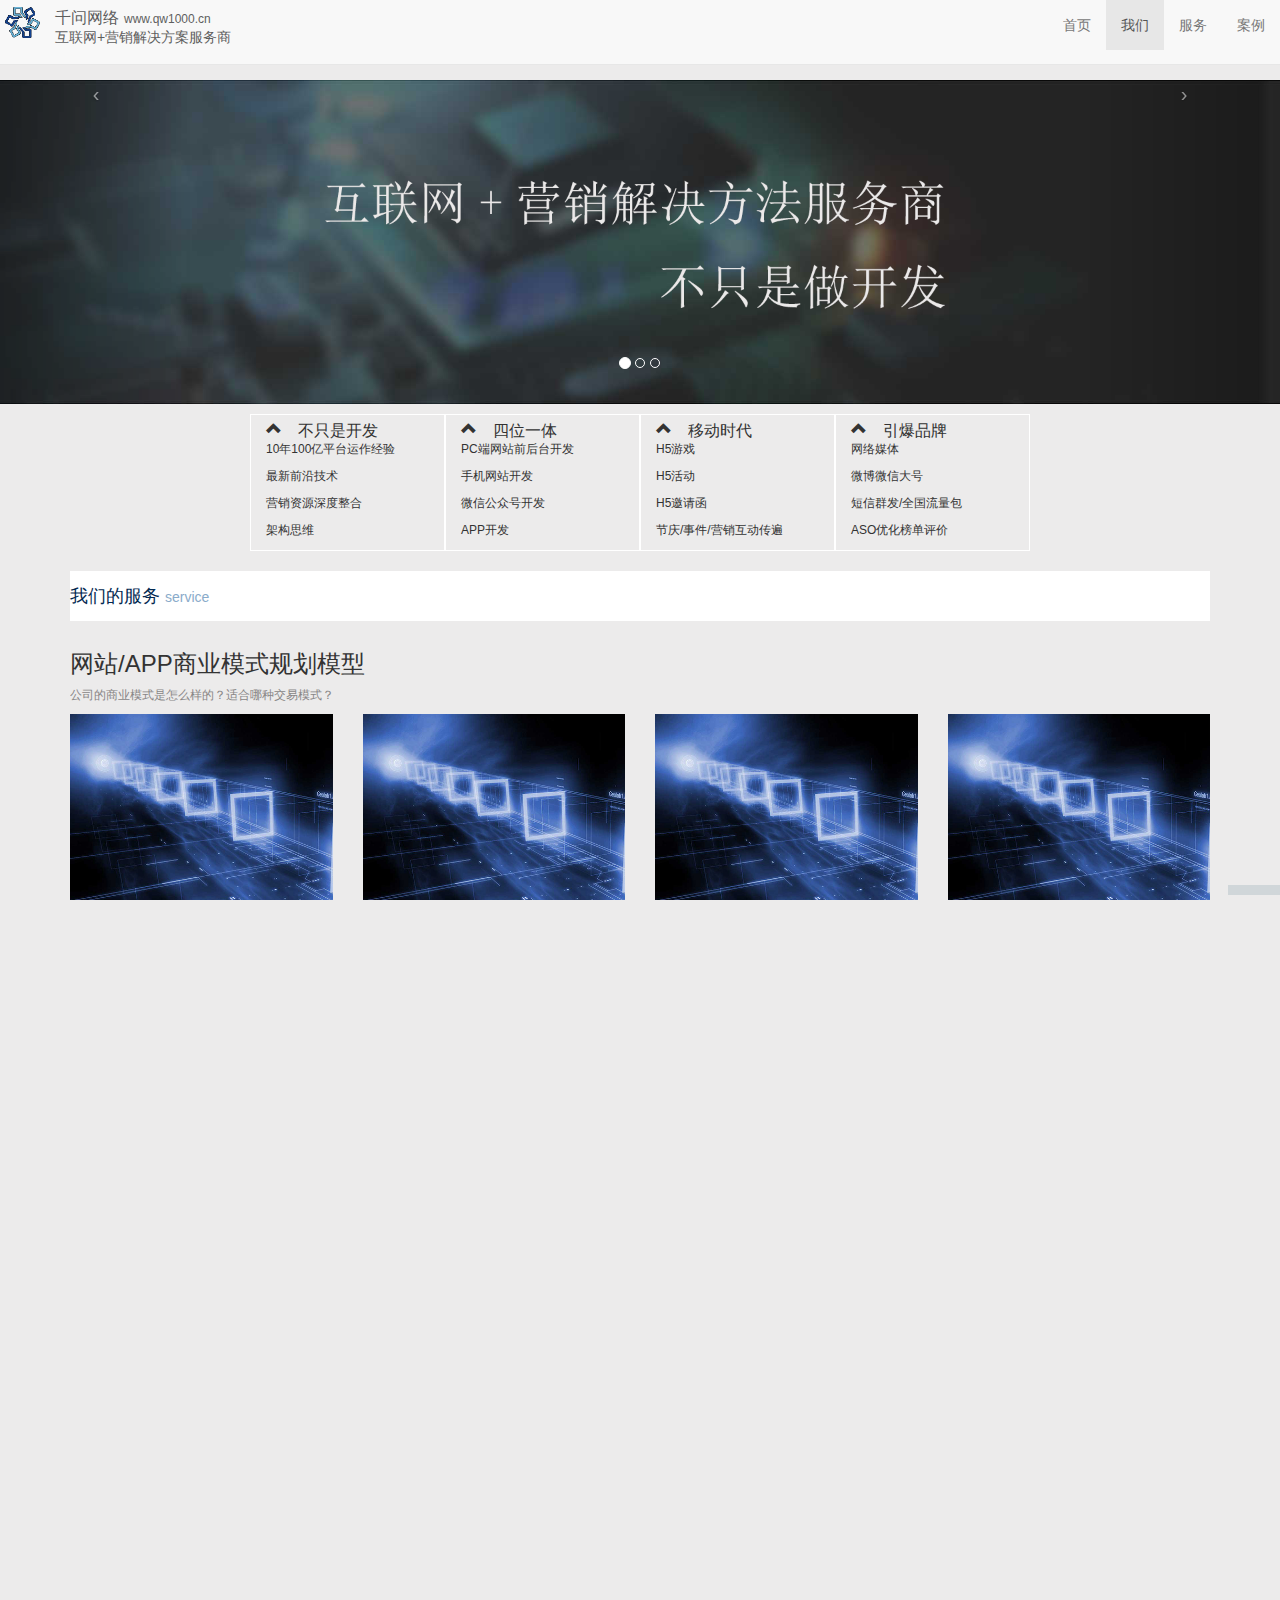
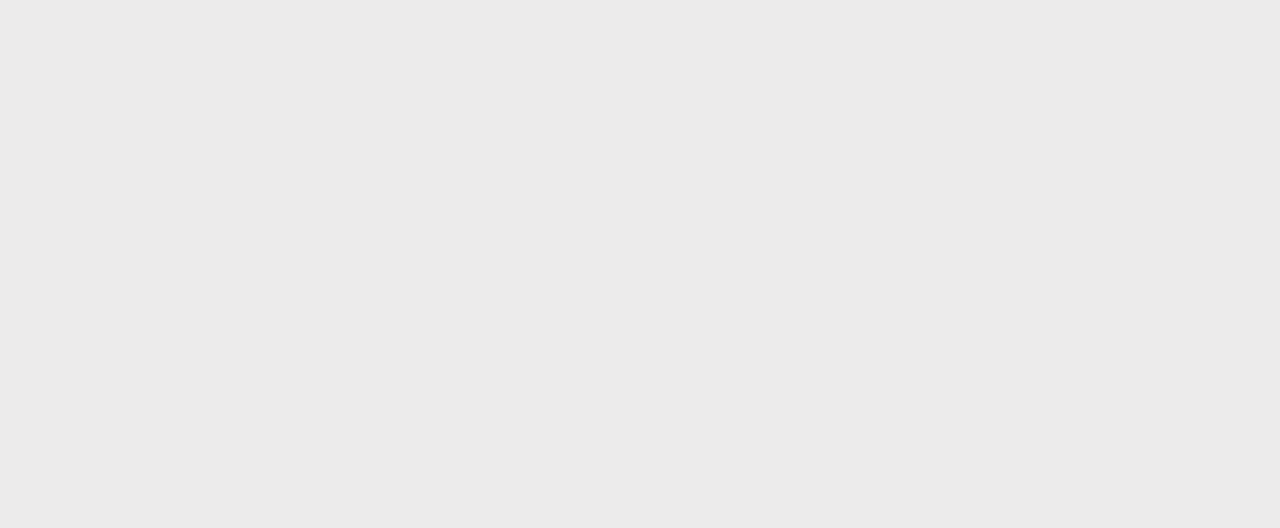
<file: index.html>
<!doctype html>
<html lang="">
  <head>
    <meta charset="utf-8">
    <meta name="description" content="千问网络 | 网站建设 | 重庆网站建设 | 微信开发 | 微信公众号 | APP开发 | 品牌营销">

    <meta name="viewport" content="width=device-width, initial-scale=1,user-scalable=no">
    <title>千问网络 互联网+技术及营销解决方案服务提供商；用营销的视角做技术，用运营的思路做服务</title>
    <link rel="apple-touch-icon" href="apple-touch-icon.png">
    <!-- Place favicon.ico in the root directory -->
    <!-- build:css styles/vendor.css -->
    <!-- bower:css -->
    <!-- endbower -->
    <!-- endbuild -->
    <!-- build:css styles/main.css -->
    <link rel="stylesheet" type="text/css" href="scripts/bootstrap-3.3.7-dist/css/bootstrap.min.css">
    <link rel="stylesheet" href="styles/index.css">
    <link rel="stylesheet" href="styles/slider.css">
    <link rel="stylesheet" type="text/css" href="styles/style.css">
    <link rel="stylesheet" type="text/css" href="fonts/iconfont.css">
    <!-- endbuild -->
    <style type="text/css">
    </style>
  </head>
  <body>
    <!--[if lt IE 10]>
    <p class="browserupgrade">You are using an <strong>outdated</strong> browser. Please <a href="http://browsehappy.com/">upgrade your browser</a> to improve your experience.</p>
    <![endif]-->
    <nav class="navbar navbar-default navbar-fixed-top" role="navigation">
      <div class="container-fluid">
        <div class="navbar-header">
          <button type="button" class="navbar-toggle" data-toggle="collapse"
          data-target="#example-navbar-collapse">
          <span class="sr-only">切换导航</span>
          <span class="icon-bar"></span>
          <span class="icon-bar"></span>
          <span class="icon-bar"></span>
          </button>
          <a class="navbar-brand clearfix" href="index.html">
            <img src="images/logo.png" alt="千问网络">
            <div>
              <h1>千问网络</h1>
              <h2>www.qw1000.cn</h2>
              <p class="hidden-xs">互联网+营销解决方案服务商</p>
            </div>
          </a>
        </div>
        <div class="collapse navbar-collapse" id="example-navbar-collapse">
          <ul class="nav navbar-nav navbar-right">
            <li><a href="index.html">首页 </a></li>
            <li class="active"><a href="about.html">我们</a></li>
            <li><a href="service.html">服务</a></li>
            <li><a href="case.html">案例</a></li>
          </ul>
        </div>
      </div>
    </nav>
    <div id="myCarousel" class="carousel slide">
      <!-- 轮播（Carousel）指标 -->
      <ol class="carousel-indicators">
        <li data-target="#myCarousel" data-slide-to="0" class="active"></li>
        <li data-target="#myCarousel" data-slide-to="1"></li>
        <li data-target="#myCarousel" data-slide-to="2"></li>
      </ol>
      <!-- 轮播（Carousel）项目 -->
      <div class="carousel-inner">
        <div class="item active">
          <img src="images/banner1.png" alt="First slide">
        </div>
        <div class="item">
          <img src="images/banner2.png" alt="Second slide">
        </div>
        <div class="item">
          <img src="images/banner2.png" alt="Third slide">
        </div>
      </div>
      <!-- 轮播（Carousel）导航 -->
      <a class="carousel-control left" href="#myCarousel"
      data-slide="prev">&lsaquo;</a>
      <a class="carousel-control right" href="#myCarousel"
      data-slide="next">&rsaquo;</a>
    </div>
    <div class="container">
      <!-- 官网介绍 -->
      <div class="row intros">
        <div class="col-lg-2 col-md-2 col-sm-3 col-md-offset-2 col-xs-6">
          <h3 class="glyphicon glyphicon-chevron-down" data-toggle="collapse" data-target="#intro1"> 不只是开发</h3>
          <div id="intro1" class="collapse">
            <P>10年100亿平台运作经验</P>
            <p>最新前沿技术</p>
            <p>营销资源深度整合</p>
            <p>架构思维</P>
          </div>
        </div>
        <div class="col-lg-2 col-md-2 col-sm-3 col-xs-6">
          <h3 class="glyphicon glyphicon-chevron-down" data-toggle="collapse" data-target="#intro2"> 四位一体</h3>
          <div id="intro2" class="collapse">
            <P>PC端网站前后台开发</P>
            <p>手机网站开发</p>
            <p>微信公众号开发</p>
            <p>APP开发</p>
          </div>
        </div>
        <div class="col-lg-2 col-md-2 col-sm-3 col-xs-6">
          <h3 class="glyphicon glyphicon-chevron-down" data-toggle="collapse" data-target="#intro3"> 移动时代</h3>
          <div id="intro3" class="collapse">
            <P>H5游戏<br>
              <p>H5活动</p>
              <p>H5邀请函</p>
              <p>节庆/事件/营销互动传遍</p>
            </div>
          </div>
          <div class="col-lg-2 col-md-2 col-sm-3 col-xs-6">
            <h3 class="glyphicon glyphicon-chevron-down" data-toggle="collapse" data-target="#intro4"> 引爆品牌</h3>
            <div id="intro4" class="collapse">
              <P>网络媒体<br>
                <p>微博微信大号</p>
                <p>短信群发/全国流量包</p>
                <p>ASO优化榜单评价</p>
              </div>
            </div>
          </div>
          <!-- 服务标题 -->
          <div class="row service-title">
            <div class="col-lg-12 col-md-12 col-sm-12 col-md-offset-2 col-xs-12">
              <h2>我们的服务<span>service</span></h2>
            </div>
          </div>
          <!-- 服务内容 -->
          <div class="row service-content">
            <div class="col-md-12 col-sm-12">
              <div class="picture"></div>
              <h3>网站/APP商业模式规划模型</h3>
              <p>公司的商业模式是怎么样的？适合哪种交易模式？</p>
            </div>
            <div class="row">
              <div class="col-xs-1 visible-xs clearfix"></div>
              <div class="col-md-12 col-sm-12 col-xs-12">
                <div class="col-xs-1 visible-xs clearfix"></div>
                <div class="col-md-3 col-sm-3 col-xs-5">
                  <a href="">
                    <div class="service-img img-">
                      <img src="images/intro2.png">
                    </div>
                    <h4>网站教育行业</h4>
                    <p>网站教育行业网站教育行业网站教育行业</p>
                  </a>
                </div>
                <div class="col-md-3 col-sm-3 col-xs-5">
                  <a href="">
                    <div class="service-img img-">
                      <img src="images/intro2.png">
                    </div>
                    <h4>网站教育行业</h4>
                    <p>网站教育行业网站教育行业网站教育行业</p>
                  </a>
                </div>
                <div class="visible-xs clearfix"></div>
                <div class="col-xs-1 visible-xs clearfix"></div>
                <div class="col-md-3 col-sm-3 col-xs-5">
                  <a href="">
                    <div class="service-img img-">
                      <img src="images/intro2.png">
                    </div>
                    <h4>网站教育行业</h4>
                    <p>网站教育行业网站教育行业网站教育行业</p>
                  </a>
                </div>
                <div class="col-md-3 col-sm-3 col-xs-5">
                  <a href="">
                    <div class="service-img img-">
                      <img src="images/intro2.png">
                    </div>
                    <h4>网站教育行业</h4>
                    <p>网站教育行业网站教育行业网站教育行业</p>
                  </a>
                </div>
                
              </div>
            </div>
          </div>
          <!-- 服务标题 -->
          <div class="row case-title">
            <div class="col-lg-12 col-md-12 col-sm-12 col-xs-12">
              <h2>我们的案例<span>case</span></h2>
            </div>
          </div>
          <!-- 服务内容 -->
            <div class="row case-content">
              <div class="col-xs-1 visible-xs clearfix"></div>
              <div class="col-md-4 col-sm-4 col-xs-10">
                <a href="">
                  <div class="case-lemon img-">
                    <img src="images/case1.png">
                  </div>
                  <h4>柠檬供应官网</h4>
                  <P>服务内容：网站策划+原型UI设计及开发+内容策划+新闻宣传</P>
                  <p>了解更多...</p>
                </a>
              </div>
              <div class="visible-xs clearfix"></div>
              <div class="col-xs-1 visible-xs clearfix"></div>
              <div class="col-md-4 col-sm-4 col-xs-10">
                <a href="case2.html">
                  <div class="case-tpy">
                    <img src="images/case2.png">
                  </div>
                  <h4>太平洋保险H5</h4>
                  <P>服务内容：中国好车主H5活动设计及开发</P>
                  <p>了解更多...</p>
                </a>
              </div>
              <div class="visible-xs clearfix"></div>
              <div class="col-xs-1 visible-xs clearfix"></div>
              <div class="col-md-4 col-sm-4 col-xs-10">
                <a href="case3.html">
                  <div class="case-jy">
                    <img src="images/case3.png">
                  </div>
                  <h4>嘉兴HG全球国际教育网站</h4>
                  <P>服务内容：网站业务策划+原型设计+UI设计及开发</P>
                  <p>了解更多...</p>
                </a>
              </div>
            </div>
          
          <!-- 客户标题 -->
          <div class="customers-title">
            <div class="row">
              <div class="col-lg-12 col-md-12 col-sm-12 col-xs-12">
                <h2>我们的客户<span>customers</span></h2>
              </div>
            </div>
            <div class="row">
              <div class="col-lg-12 col-md-12 col-sm-12 col-xs-12">
                <p>他们都选择了千问网络，我们最大的失灵就是让他们的选择变得坚定和正确，为客户创造最大的价值，从而实现自己的价值</p>
              </div>
            </div>
          </div>
          <!-- 客户内容 -->
          <div class="row customers-content">
            <div class="col-lg-2 col-md-2 col-sm-4 col-xs-4">
              <div>
                <img src="images/customerlogo163.jpg">
                <h4>网易云课堂</h4>
              </div>
            </div>
            <div class="col-lg-2 col-md-2 col-sm-4 col-xs-4">
              <div>
                <img src="images/customerlogo1.png">
                <h4>柠檬供应链</h4>
              </div>
            </div>
            <div class="col-lg-2 col-md-2 col-sm-4 col-xs-4">
              <div>
                <img src="images/customerlogo2.png">
                <h4>太平洋保险</h4>
              </div>
            </div>
            <div class="col-lg-2 col-md-2 col-sm-4 col-xs-4">
              <div><img src="images/customerlogo3.png">
              <h4>省典节能</h4></div>
            </div>
            <div class="col-lg-2 col-md-2 col-sm-4 col-xs-4">
              <div>
                <img src="images/customerlogo4.png">
                <h4>明添广告</h4>
              </div>
            </div>
            <div class="col-lg-2 col-md-2 col-sm-4 col-xs-4">
              <div>
                <img src="images/customerlogo5.png">
                <h4>HI全球教育</h4>
              </div>
            </div>
          </div>
        <!-- 客户评价标题 -->
        <div class="row customers-appaise-title">
          <div class="col-lg-12 col-md-12 col-sm-12 col-xs-12">
            <h2>业界评价 <span>Evaluation</span></h2>
          </div>
        </div>
        <!-- 客户评价内容 -->
        <div class="row customers-appraise-content">
          <div class="col-lg-3 col-md-3 col-sm-3 col-xs-6">
            <div>
              <img class="img-circle" src="images/Tguoyuan.jpg">
              <h4>追书神器副总裁</h4>
              <p>千问网络是一家非常专业的互联网公司，balabala………………</p>
            </div>
          </div>
          <div class="col-lg-3 col-md-3 col-sm-3 col-xs-6">
            <div>
              <img class="img-circle" src="images/Tguoyuan.jpg">
              <h4>116114 COO</h4>
              <p>千问网络是一家非常专业的互联网公司，balabala………………</p>
            </div>
          </div>
          <div class="visible-xs clearfix"></div>
          <div class="col-lg-3 col-md-3 col-sm-3 col-xs-6">
            <div>
              <img class="img-circle" src="images/Tguoyuan.jpg">
              <h4>重庆微观世界CEO</h4>
              <p>千问网络是一家非常专业的互联网公司，balabala………………</p>
            </div>
          </div>
          <div class="col-lg-3 col-md-3 col-sm-3 col-xs-6">
            <div>
              <img class="img-circle" src="images/Tguoyuan.jpg">
              <h4>T果园创始人</h4>
              <p>千问网络是一家非常专业的互联网公司，balabala………………</p>
            </div>
          </div>
        </div>
      </div> 
      <footer>
<!--         <nav class="navbar-footer navbar-default">
          <div class="container-fluid">
            <div>
              <ul class="nav navbar-nav">
                <li><a href="index.html">首页<span></span></a></li>
                <li><a href="about.html">我们<span></span></a></li>
                <li><a href="service.html">服务<span></span></a></li>
                <li><a href="case.html">案例<span></span></a></li>
              </ul>              
            </div>
          </div>
        </nav> -->
        <div class="container">

        <div class="row contact">
           <div class="col-lg-12 col-md-12 col-sm-12 col-xs-12">
               <h2>联系我们</h2>
           </div>

        </div>
        <div class="row">
            <!-- <div class="visible-xs col-xs-1"></div> -->
            <div class="col-lg-3 col-md-3 col-sm-3 col-xs-10">
              <h4>联系地址:</h4>
              <div>
                <h5>上海:</h5>
                <p>上海闵行区平阳路258号</p>
              </div>
              <div>
                <h5>重庆:</h5>
                <p>重庆两江新区互联网产业园3号楼1楼</p>
              </div>
            </div>
            <div class="col-lg-3 col-md-3 col-sm-3 col-xs-10">
              <h4>咨询方式：</h4>
              <div>
                <h5>上海:</h5>
                <p>18696595173</p>
              </div>
              <div >
                <h5>重庆:</h5>
                <p>18579006246</p>
              </div>
              <div>
                <h5>QQ:</h5>
                <p>977885454</p>
              </div>
            </div>
            <div class="col-lg-3 col-md-3 col-sm-3 col-xs-10">
              <img src="images/QRcode.png">
            </div>            
        </div>
<!--         <div class="contact">
          <h3 >联系我们</h3>
          <div class="contact-content intro-content clearfix">
            <div class="attr float">
              <h4>联系地址:</h4>
              <div>
                <h5>上海:</h5>
                <p>上海闵行区平阳路258号</p>
              </div>
              <div>
                <h5>重庆:</h5>
                <p>重庆两江新区互联网产业园3号楼1楼</p>
              </div>
            </div>
            <div class="phone float">
              <h4>咨询方式：</h4>
              <div>
                <h5>上海:</h5>
                <p>18696595173</p>
              </div>
              <div >
                <h5>重庆:</h5>
                <p>18579006246</p>
              </div>
              <div>
                <h5>QQ:</h5>
                <p>977885454</p>
              </div>
            </div>
            <div class="QRcord float">
              <img src="images/QRcode.png">
            </div>
          </div>
        </div> -->

        </div>
      </footer>
      <div class="toolbar">
        <!--     <a href="" class="toolbar-item toolbar-item-wechat">
          <span class="toolbar-btn"></span>
        </a>
        <a href="" class="toolbar-item toolbar-item-feedback">
          <span class="toolbar-btn"></span>
        </a>
        <a href="" class="toolbar-item toolbar-item-app">
          <span class="toolbar-btn"></span>
        </a> -->
        <a href="" id="backTop" class="toolbar-item toolbar-item-top">
          <span class="toolbar-btn"></span>
        </a>
      </div>
      <!-- Google Analytics: change UA-XXXXX-X to be your site's ID. -->
      <!-- build:js scripts/vendor.js -->
      <!-- bower:js -->
      <!-- <script src="/bower_components/jquery/dist/jquery.js"></script> -->
      <!-- endbower -->
      <!-- endbuild -->
      
      <!-- build:js scripts/main.js -->
      <script type="text/javascript" src="scripts/jquery.js"></script>
      <script type="text/javascript" src="scripts/bootstrap-3.3.7-dist/js/bootstrap.min.js"></script>
      <script src="scripts/main.js"></script>
      
      <!-- <script type="text/javascript" src="scripts/switchPages.js"></script> -->
      <!-- <script src='scripts/util.js'></script> -->
      <!-- <script src='scripts/slider.js'></script> -->
      <script src="scripts/toolbar.js"></script>
      <!--    <script>
      var slider = new Slider({
      //视口容器
      container: document.getElementById("banner"),
      // 图片列表
      images: [
      "images/banner1.png",
      "images/banner2.png",
      "images/banner3.png",
      ],
      // 是否允许拖拽
      drag: true
      });
      // 3s 自动轮播
      var intervel =setInterval(function(){
      // 下一页
      slider.next();
      },3000)
      // 直接跳到第二页
      slider.nav(0)
      //添加额外事件
      var cssName = function( selector ){
      return [].slice.call(document.querySelectorAll(selector))
      }
      var cursors = cssName('.m-cursor .cursor');
      var prev = cssName('.prev')[0];
      var next = cssName('.next')[0];
      var banner = document.getElementById('banner');
      cursors.forEach(function(cursor, index){
      cursor.addEventListener('click', function(){
      slider.nav(index);
      })
      })
      prev.addEventListener('click', function(){
      slider.prev()
      })
      next.addEventListener('click', function(){
      slider.next()
      })
      // 通过监听`nav`事件来完成额外逻辑
      // --------------
      slider.on('nav', function( ev ){
      var pageIndex = ev.pageIndex;
      cursors.forEach(function(cursor, index){
      if(index === pageIndex ){
      cursor.className = 'float z-active';
      }else{
      cursor.className = 'float';
      }
      })
      })
      // banner.addEventListener('mouseover',function(){
      //   console.log(1);
      //   clearInterval(intervel);
      //   prev.style.display = "inline-block";
      //   next.style.display = "inline-block";
      // })
      // banner.addEventListener('mouseout',function(){
      //   console.log(2);
      //   var intervel =setInterval(function(){
      //     // 下一页
      //     slider.next();
      //   },3000)
      //   prev.style.display = "none";
      //   next.style.display = "none";
      // })
      </script> -->
      <script type="text/javascript">
      
      </script>
      
      <!-- endbuild -->
    </body>
  </html>
</file>
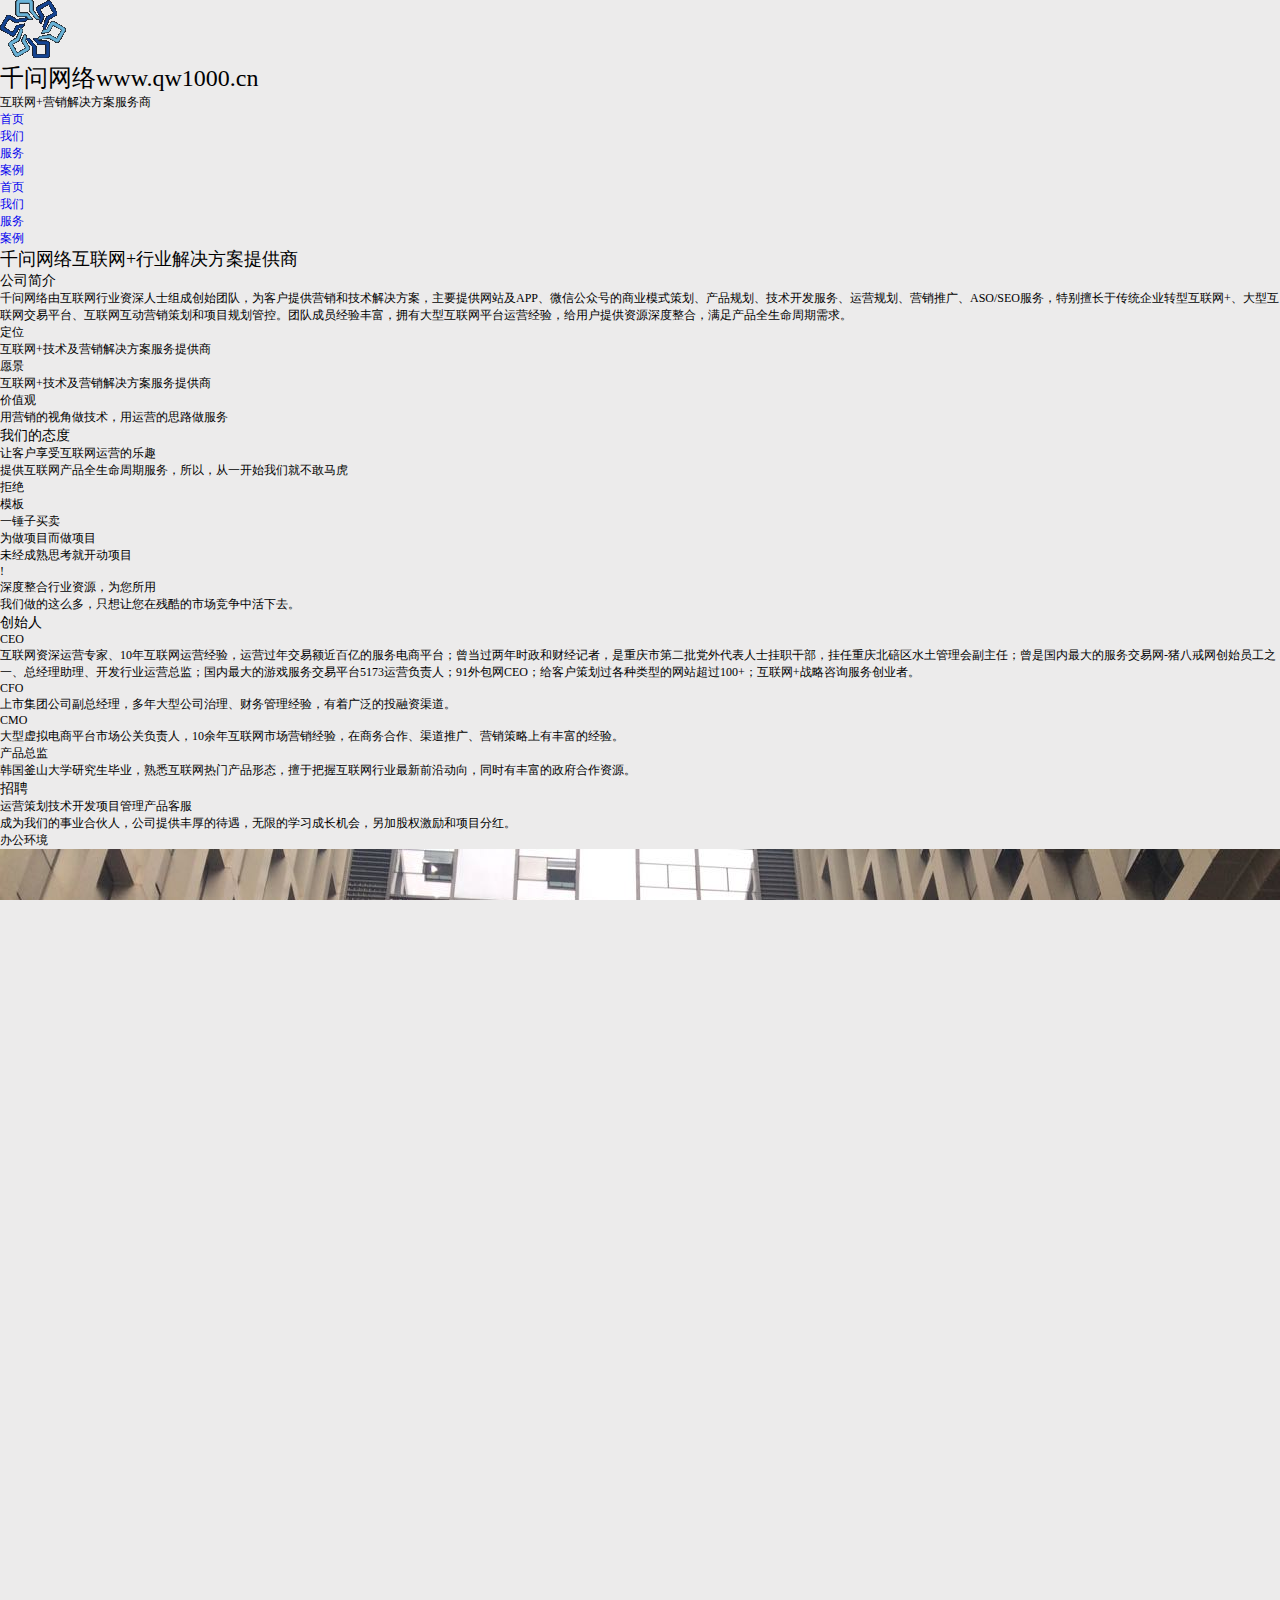
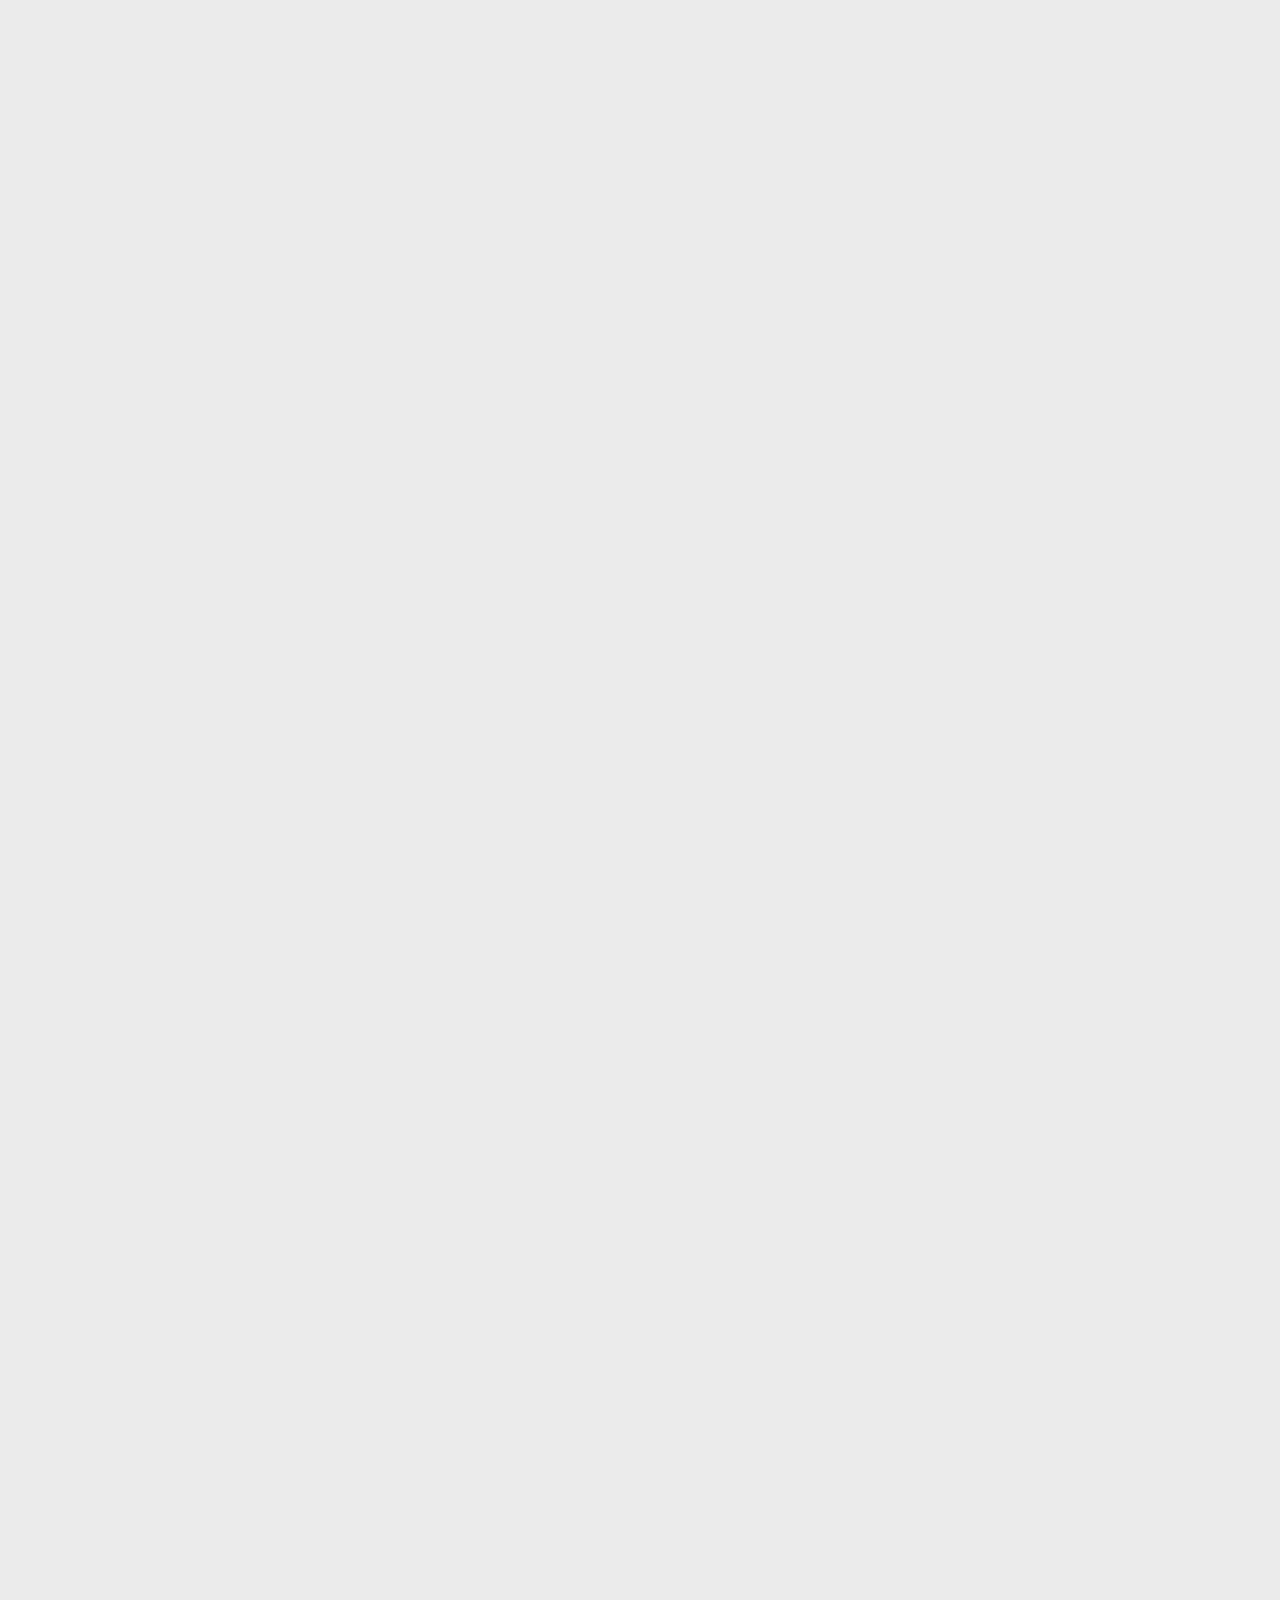
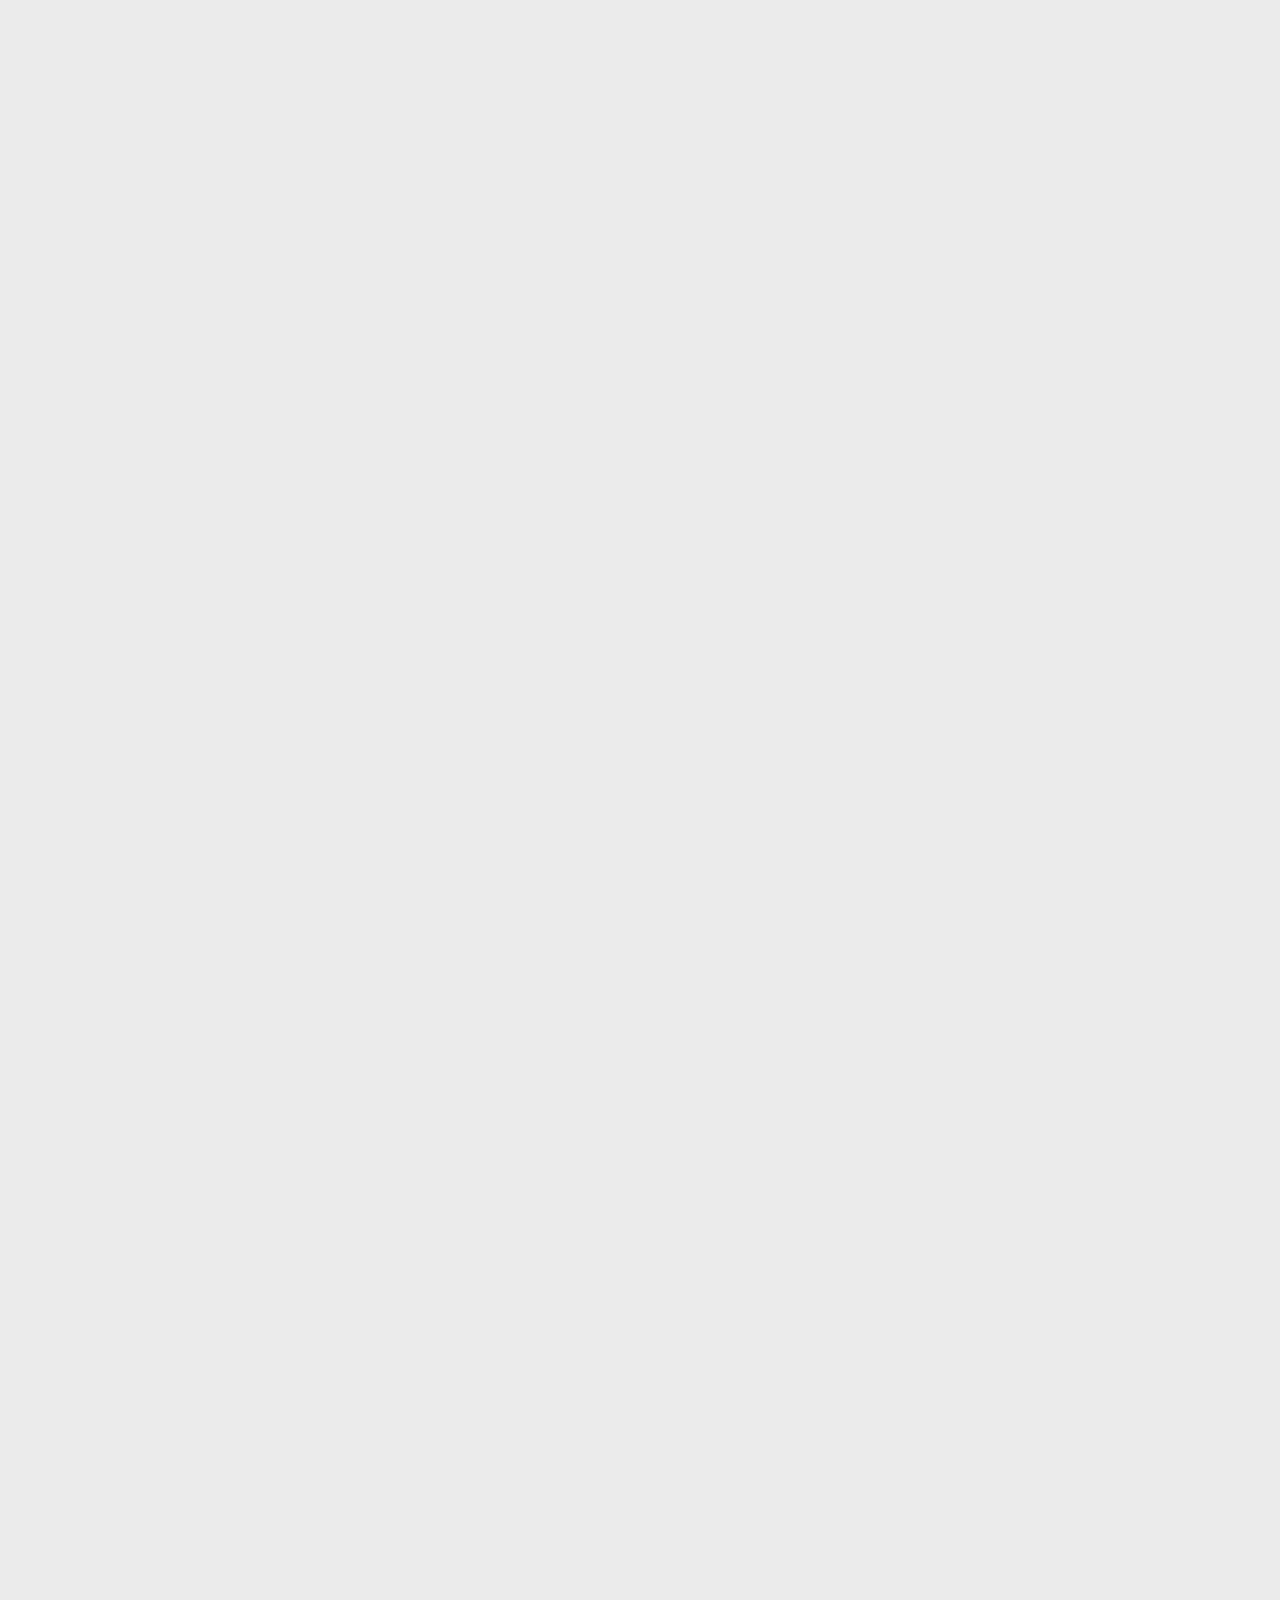
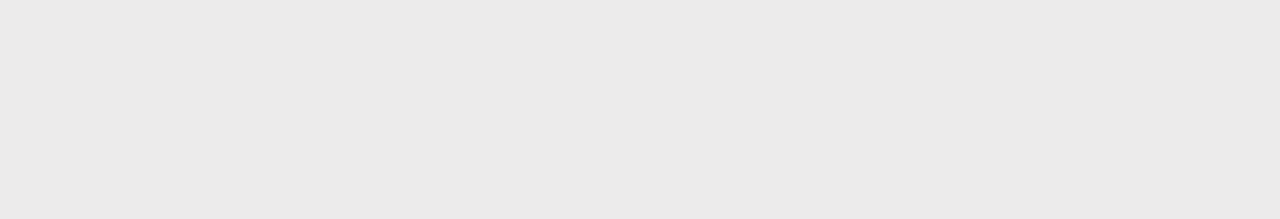
<file: about.html>
<!doctype html>
<html lang="">
  <head>
    <meta charset="utf-8">
    <meta name="description" content="千问网络 | 网站建设 | 重庆网站建设 | 微信开发 | 微信公众号 | APP开发 | 品牌营销>
    <meta name="viewport" content="width=device-width, initial-scale=1,user-scalable=no">
    <title>千问网络 互联网+技术及营销解决方案服务提供商；用营销的视角做技术，用运营的思路做服务</title>

    <link rel="apple-touch-icon" href="apple-touch-icon.png">
    <!-- Place favicon.ico in the root directory -->

    <!-- build:css styles/vendor.css -->
    <!-- bower:css -->
    <!-- endbower -->
    <!-- endbuild -->

    <!-- build:css styles/main.css -->
    <link rel="stylesheet" href="styles/index.css">
    <link rel="stylesheet" href="styles/slider.css">
  
    <!-- endbuild -->
    <style type="text/css">

    </style>
  </head>
  <body>
  <nav class="top-nav">
    <div class="logo">
       <img src="images/logo.png" alt="千问网络">
      <div>
        <h1><span>千问网络</span><span>www.qw1000.cn</span></h1>
        <p>互联网+营销解决方案服务商</p>        
      </div>

    </div>
    <ul class="frist-nav">
      <li><a href="index.html">首页 </a></li>
      <li><a href="about.html">我们 </a></li>
      <li><a href="service.html">服务 </a></li> 
      <li><a href="case1.html">案例 </a></li>
      <li class="icon">
         <span></span>
         <ul class="second-nav">
            <li><a href="index.html">首页 </a></li>
            <li><a href="about.html">我们 </a></li>
            <li><a href="service.html">服务 </a></li> 
            <li><a href="case1.html">案例 </a></li>           
         </ul>
      </li>
    </ul>
  </nav>
    <article class="about-content clearfix">
<!--        <div class="side">
          
           <ul>
             <li><a href="#attitude">简介<i>abrief</i></a><span></span></li>
             <li><a href="#attitude">态度<i>attritute</i></a><span></span></li>
             <li><a href="#founder">创始人<i>founder</i></a><span></span></li>
             <li><a href="#recruit">招聘<i>team</i></a><span></span></li>
           </ul>
       </div> -->
       <div class="about-intro">
           <h2><span>千问网络</span>互联网+行业解决方案提供商</h2>   
           <div class="brief-intro" >
               <h3>公司简介</h3>
               <p>
               <span>千问网络</span>由互联网行业资深人士组成创始团队，为客户提供营销和技术解决方案，主要提供网站及APP、微信公众号的商业模式策划、产品规划、技术开发服务、运营规划、营销推广、ASO/SEO服务，特别擅长于传统企业转型互联网+、大型互联网交易平台、互联网互动营销策划和项目规划管控。团队成员经验丰富，拥有大型互联网平台运营经验，给用户提供资源深度整合，满足产品全生命周期需求。
               </p>  
                <div class="intro-content clearfix">
                    <div class="orientation-bg float">
                        <div class="intro-img img-orientation layout">
                          <h4>定位</h4>       
                       </div>
                        <p>互联网+技术及营销解决方案服务提供商</p>
                    </div> 
                   <div class="vision-bg float">
                      <div class="intro-img img-vision layout"> 
                          <h4>愿景</h4>                              
                      </div>
                        <p>互联网+技术及营销解决方案服务提供商</p>
                  </div> 
                  <div class="value-bg float">
                     <div class="intro-img img-value layout">  
                         <h4>价值观</h4>                         
                     </div>
                     <p>用营销的视角做技术，用运营的思路做服务</p>
                  </div>
              </div>  
           </div>
           <div class="attitude" id="attitude" >            
               <h3>我们的态度</h3>
               <p>让客户享受互联网运营的乐趣<br>
                 提供互联网产品全生命周期服务，所以，从一开始我们就不敢马虎</p>
               <div class="intro-content clearfix">
                   <div class="float"><h4 class="layout">拒绝</h4></div>
                   <div class="float">
                       <div class="layout">
                           <p>模板</p>
                           <p>一锤子买卖</p>
                           <p>为做项目而做项目</p>
                           <p>未经成熟思考就开动项目</p>                           
                       </div>
                   </div>
                   <div class="float"><h4 class="layout">!</h4></div>
               </div>
               <p>深度整合行业资源，为您所用<br>      
               我们做的这么多，只想让您在残酷的市场竞争中活下去。<br>
               </p>
           </div>

           <div class="founder" id="founder" >             
               <h3>创始人</h3>
               <div class="ceo">
                   <h4>CEO</h4>
                   <p>互联网资深运营专家、10年互联网运营经验，运营过年交易额近百亿的服务电商平台；曾当过两年时政和财经记者，是重庆市第二批党外代表人士挂职干部，挂任重庆北碚区水土管理会副主任；曾是国内最大的服务交易网-猪八戒网创始员工之一、总经理助理、开发行业运营总监；国内最大的游戏服务交易平台5173运营负责人；91外包网CEO；给客户策划过各种类型的网站超过100+；互联网+战略咨询服务创业者。</p>
               </div>
               <div class="intro-content clearfix cxo">
                   <div class="cfo float">
                       <h4 class="layout">CFO</h4>
                       <p>上市集团公司副总经理，多年大型公司治理、财务管理经验，有着广泛的投融资渠道。                   </p>
                   </div>
                   <div class="cmo float">
                       <h4 class="layout">CMO</h4>
                       <p>大型虚拟电商平台市场公关负责人，10余年互联网市场营销经验，在商务合作、渠道推广、营销策略上有丰富的经验。</p>
                   </div>
                   <div class="cpo float">
                       <h4 class="layout">产品总监</h4>
                       <p>韩国釜山大学研究生毕业，熟悉互联网热门产品形态，擅于把握互联网行业最新前沿动向，同时有丰富的政府合作资源。</p>
                   </div>
               </div>
           </div>
           <div class="recruit" >            
               <h3>招聘</h3>
               <p><span>运营策划</span><span>技术开发</span><span>项目管理</span><span>产品</span><span>客服</span></p>
               <p>成为我们的事业合伙人，公司提供丰厚的待遇，无限的学习成长机会，另加股权激励和项目分红。</p>
               <div class="team">
                 <p>办公环境</p>
                 <img src="images/team1.jpg">
                 <img src="images/team2.jpg">
                 <img src="images/team1.jpg">
                 <img src="images/team2.jpg">                 
               </div>
           </div>
       </div>
        
    </article> 

    <footer>    
        <nav class="footer-nav">
          <ul>
            <li><a href="index.html">首页<span></span></a></li>
            <li><a href="about.html">我们<span></span></a></li>
            <li><a href="service.html">服务<span></span></a></li>
            <li><a href="case.html">案例<span></span></a></li>
          </ul>
        </nav> 

        <div class="contact">
          <h3 >联系我们</h3>
          <div class="contact-content intro-content clearfix">
            <div class="attr float">
              <h4>联系地址:</h4>
              <div>
                <h5>上海:</h5>
                <p>上海闵行区平阳路258号</p>
              </div>
              <div>
                <h5>重庆:</h5>
                <p>重庆两江新区互联网产业园3号楼1楼</p>
              </div>
            </div>
            <div class="phone float">
              <h4>咨询方式：</h4>
              <div>
                <h5>上海:</h5>
                <p>18696595173</p>
              </div>
              <div >
                <h5>重庆:</h5>
                <p>18579006246</p>
              </div>  
              <div>
                <h5>QQ:</h5>
                <p>977885454</p>
              </div>               
            </div>
            <div class="QRcord float">
                <img src="images/QRcode.png">
            </div> 
          </div>     
        </div>        
    </footer>
    <script type="text/javascript" src="scripts/jquery.js"></script>  
    <script src="scripts/main.js"></script>
    <script type="text/javascript">
// //         $("p").on("click",function(){
// // alert("The paragraph was clicked.");
// // });
//         $('.side').on("click",function(){
//           console.log(1);
//         });
     
         $('.side li').on('click',function(){
           var eventLi = $('.side li');
           var index = $(this).index();
           // $(this).id = index;
          $('.about-intro>div').hide("slow");
          // console.log($('.about-intro>div'));
          // $($('.about-intro>div')[index]).show("slow");
          $($('.about-intro>div')[index]).css("display","block");
          // $('html,body').animate(
          //   {scrollDown:130},0);
          // console.log($('.about-intro>div')[index]);
          // $('html,body').scrollTop(130);
         });
  
    </script>
    
   
  </body>
  </html>
</file>
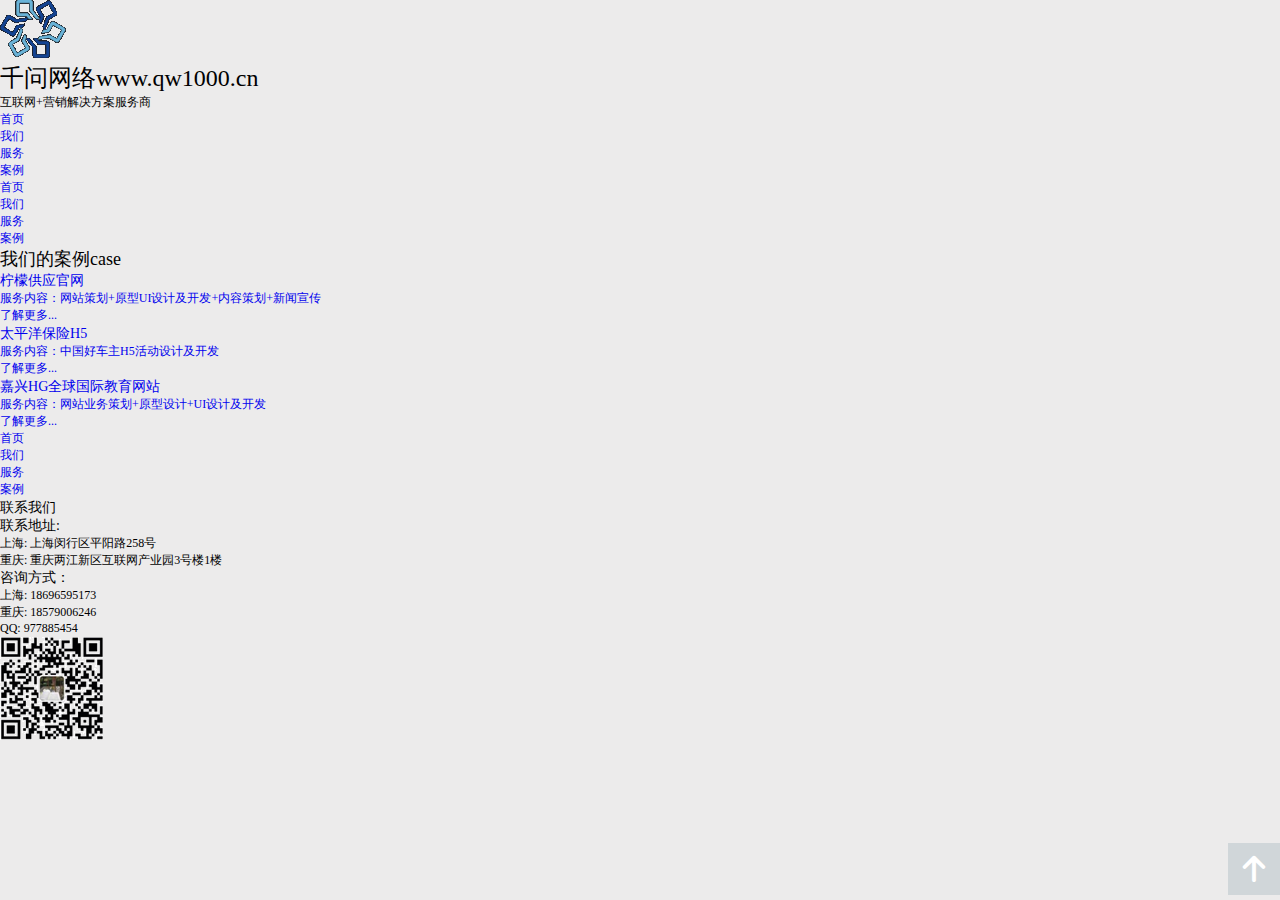
<file: case.html>
<!doctype html>
<html lang="">
  <head>
    <meta charset="utf-8">
    <meta name="description" content="千问网络 | 网站建设 | 重庆网站建设 | 微信开发 | 微信公众号 | APP开发 | 品牌营销>
    <meta name="viewport" content="width=device-width, initial-scale=1,user-scalable=no">
    <title>千问网络 互联网+技术及营销解决方案服务提供商；用营销的视角做技术，用运营的思路做服务</title>

    <link rel="apple-touch-icon" href="apple-touch-icon.png">
    <!-- Place favicon.ico in the root directory -->

    <!-- build:css styles/vendor.css -->
    <!-- bower:css -->
    <!-- endbower -->
    <!-- endbuild -->

    <!-- build:css styles/main.css -->
    <link rel="stylesheet" href="styles/index.css">
    <link rel="stylesheet" href="styles/slider.css">
    <link rel="stylesheet" type="text/css" href="styles/style.css">
    <link rel="stylesheet" type="text/css" href="fonts/iconfont.css">
    <!-- endbuild -->
    <style type="text/css">

    </style>
  </head>
  <body>
    <!--[if lt IE 10]>
      <p class="browserupgrade">You are using an <strong>outdated</strong> browser. Please <a href="http://browsehappy.com/">upgrade your browser</a> to improve your experience.</p>
    <![endif]-->

  <nav class="top-nav">
    <div class="logo">
       <img src="images/logo.png" alt="千问网络">
      <div>
        <h1><span>千问网络</span><span>www.qw1000.cn</span></h1>
        <p>互联网+营销解决方案服务商</p>        
      </div>

    </div>
    <ul class="frist-nav">
      <li><a href="index.html">首页 </a></li>
      <li><a href="about.html">我们 </a></li>
      <li><a href="service.html">服务 </a></li> 
      <li><a href="case1.html">案例 </a></li>
      <li class="icon">
         <span></span>
         <ul class="second-nav">
            <li><a href="index.html">首页 </a></li>
            <li><a href="about.html">我们 </a></li>
            <li><a href="service.html">服务 </a></li> 
            <li><a href="case1.html">案例 </a></li>           
         </ul>
      </li>
    </ul>
  </nav>
 <article>
        <section class="case">
      <h2>我们的案例<span>case</span></h2>
      <div>
        <div class="intro-content clearfix">
           <div class="case-lemon float">
             <div class="case-img img-lemon layout">         
             <a href="case1.html" class="layer">
                <h3>柠檬供应官网</h3>
                <P>服务内容：网站策划+原型UI设计及开发+内容策划+新闻宣传</P>
                <p>了解更多...</p>
              </a>
              </div> 
          </div> 

          <div class="case-tpy float">
            <div class="case-img img-tpy layout">
            <a href="case2.html" class="layer">
               <h3>太平洋保险H5</h3>
               <P>服务内容：中国好车主H5活动设计及开发</P>
               <p>了解更多...</p>
             </a>
             </div>
          </div> 

          <div class="case-jy float">
            <div class="case-img img-jy layout">         
            <a href="case3.html" class="layer">
              <h3>嘉兴HG全球国际教育网站</h3>
              <P>服务内容：网站业务策划+原型设计+UI设计及开发</P>
              <p>了解更多...</p>
            </a> 
             </div>
          </div>   
      </div>
    </section>
 </article>
  <footer>    
        <nav class="footer-nav">
          <ul>
            <li><a href="index.html">首页<span></span></a></li>
            <li><a href="about.html">我们<span></span></a></li>
            <li><a href="service.html">服务<span></span></a></li>
            <li><a href="case.html">案例<span></span></a></li>
          </ul>
        </nav> 

        <div class="contact">
          <h3 >联系我们</h3>
          <div class="contact-content intro-content clearfix">
            <div class="attr float">
              <h4>联系地址:</h4>
              <div>
                <h5>上海:</h5>
                <p>上海闵行区平阳路258号</p>
              </div>
              <div>
                <h5>重庆:</h5>
                <p>重庆两江新区互联网产业园3号楼1楼</p>
              </div>
            </div>
            <div class="phone float">
              <h4>咨询方式：</h4>
              <div>
                <h5>上海:</h5>
                <p>18696595173</p>
              </div>
              <div >
                <h5>重庆:</h5>
                <p>18579006246</p>
              </div>  
              <div>
                <h5>QQ:</h5>
                <p>977885454</p>
              </div>               
            </div>
            <div class="QRcord float">
                <img src="images/QRcode.png">
            </div> 
          </div>     
        </div>        
    </footer>
    <div class="toolbar">
      <a href="" id="backTop" class="toolbar-item toolbar-item-top">
        <span class="toolbar-btn"></span>
      </a>
    </div> 
  <script type="text/javascript" src="scripts/jquery.js"></script>
  <script src="scripts/main.js"></script>
  <!-- <script type="text/javascript" src="jquery.pageswitch.js"></script> -->
  <script type="text/javascript">
  //   $("#container").PageSwitch({
  //     loop : false,
  //     direction : 'horizontal',
  // })

  </script>  
 </body>
</html>
</file>
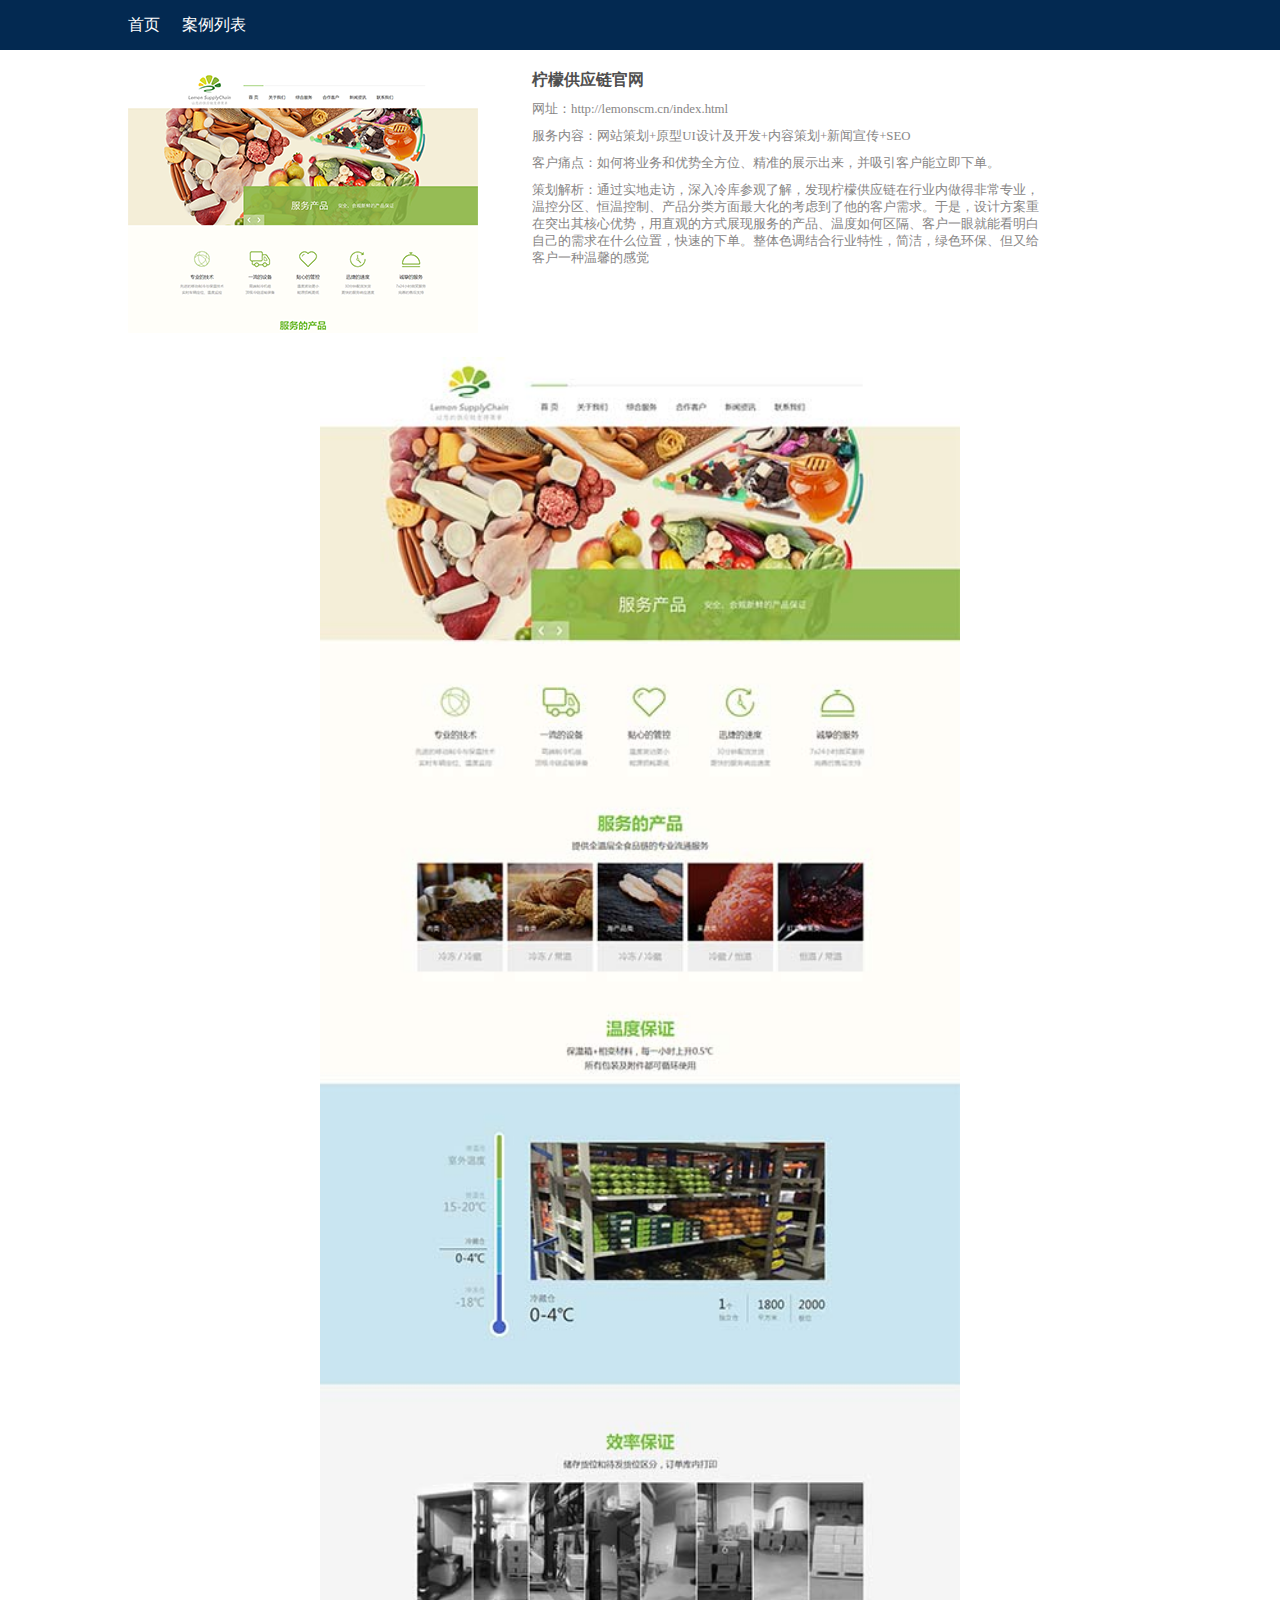
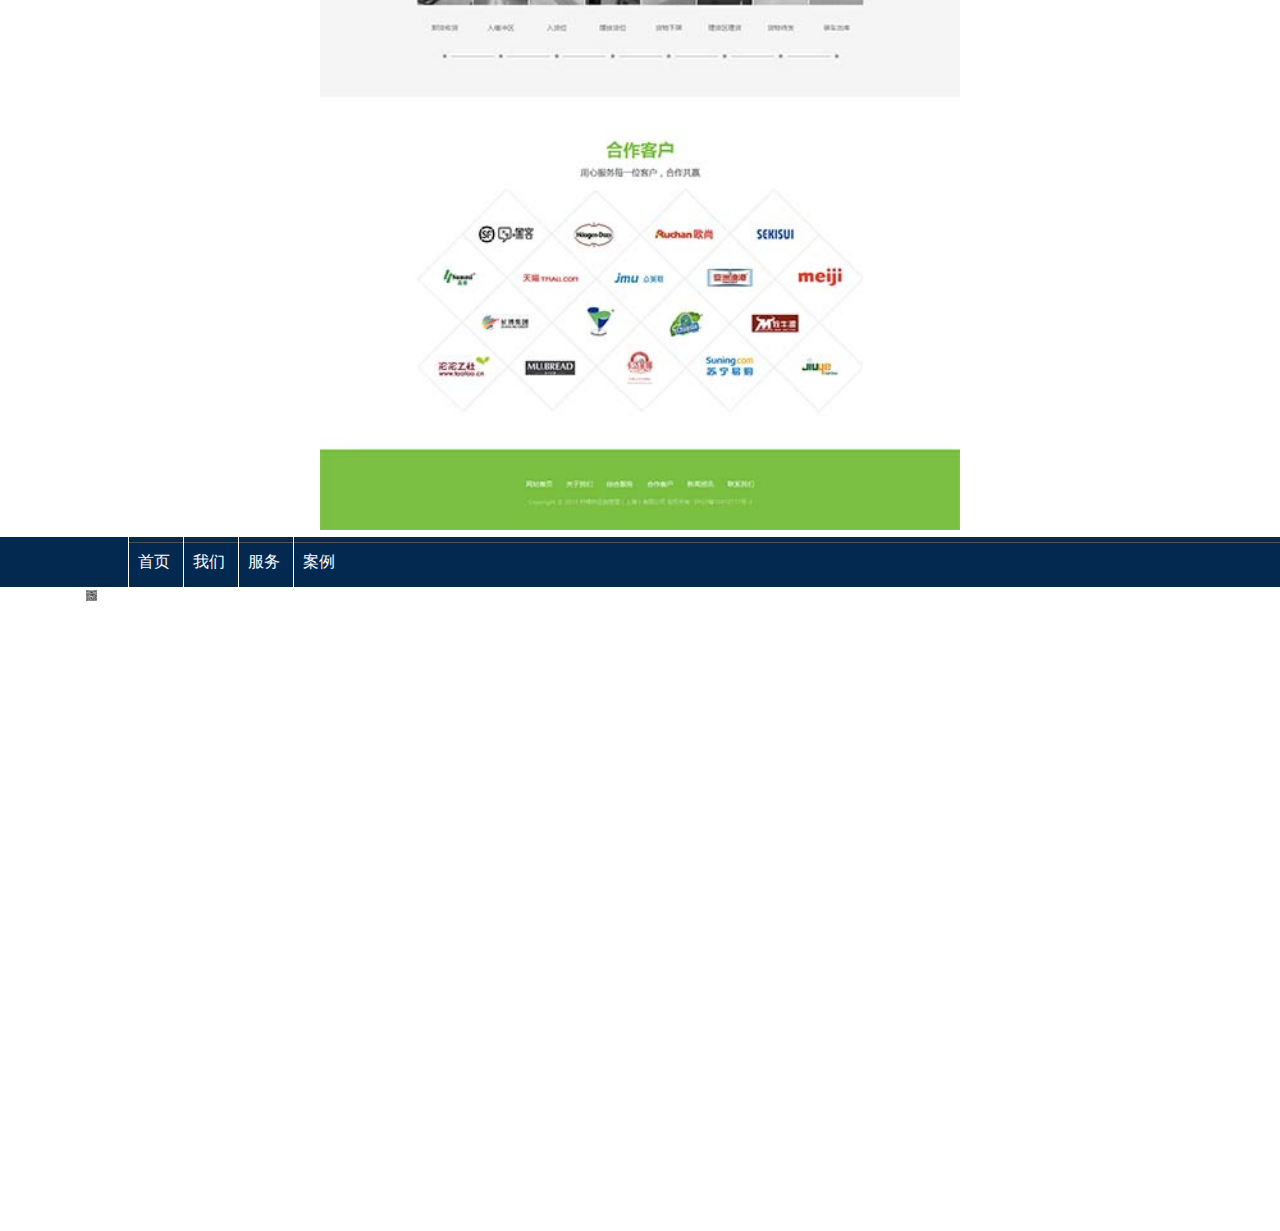
<file: case1.html>
<!DOCTYPE html>
<html>
<head>
    <meta charset="utf-8">
    <meta name="description" content="千问网络 | 网站建设 | 重庆网站建设 | 微信开发 | 微信公众号 | APP开发 | 品牌营销>
    <meta name="viewport" content="width=device-width, initial-scale=1,user-scalable=no">
	<title>柠檬生鲜网站建设全服务</title>
	<link rel="stylesheet" type="text/css" href="styles/case.css">
</head>
<body>
 <nav>
    <ul>
	    <li><a href="index.html">首页</a></li>
	    <li class="caselist">案例列表
		    <ul id="caselist">
		    	<li><a href="case1.html" target="_blank">柠檬生鲜</a></li>
		    	<li><a href="case2.html" target="_blank">太平洋车险活动</a></li>
		    	<li><a href="case3.html" target="_blank">嘉兴HI全球教育</a></li>
		    </ul>
	    </li>
    </ul>
 </nav>

 <article class="cases">
 	<div class="case-intro">
 		<img src="images/case1.png">
 		<div>
 			<h3>柠檬供应链官网</h3>
 			<p>网址：<a href="http://lemonscm.cn/index.html" target="_blank">http://lemonscm.cn/index.html</a></p>
 			<p>服务内容：网站策划+原型UI设计及开发+内容策划+新闻宣传+SEO </p>
 			<p>客户痛点：如何将业务和优势全方位、精准的展示出来，并吸引客户能立即下单。</p>
 			<p>策划解析：通过实地走访，深入冷库参观了解，发现柠檬供应链在行业内做得非常专业，温控分区、恒温控制、产品分类方面最大化的考虑到了他的客户需求。于是，设计方案重在突出其核心优势，用直观的方式展现服务的产品、温度如何区隔、客户一眼就能看明白自己的需求在什么位置，快速的下单。整体色调结合行业特性，简洁，绿色环保、但又给客户一种温馨的感觉</p>
 		</div>
 	</div>
 	<div class="case-img-large">
 		<img src="images/case-1-large.jpg">
 	</div>
 </article>
<footer>    
        <nav class="footer-nav">
          <ul>
            <li><a href="index.html">首页<span></span></a></li>
            <li><a href="about.html">我们<span></span></a></li>
            <li><a href="service.html">服务<span></span></a></li>
            <li><a href="case.html">案例<span></span></a></li>
          </ul>
        </nav> 

        <div class="contact">
          <h3 >联系我们</h3>
          <div class="contact-content intro-content clearfix">
            <div class="attr float">
              <h4>联系地址:</h4>
              <div>
                <h5>上海:</h5>
                <p>上海闵行区平阳路258号</p>
              </div>
              <div>
                <h5>重庆:</h5>
                <p>重庆两江新区互联网产业园3号楼1楼</p>
              </div>
            </div>
            <div class="phone float">
              <h4>咨询方式：</h4>
              <div>
                <h5>上海:</h5>
                <p>18696595173</p>
              </div>
              <div >
                <h5>重庆:</h5>
                <p>18579006246</p>
              </div>  
              <div>
                <h5>QQ:</h5>
                <p>977885454</p>
              </div>               
            </div>
            <div class="QRcord float">
                <img src="images/QRcode.png">
            </div> 
          </div>     
        </div>        
    </footer>
</body>
</html>
</file>
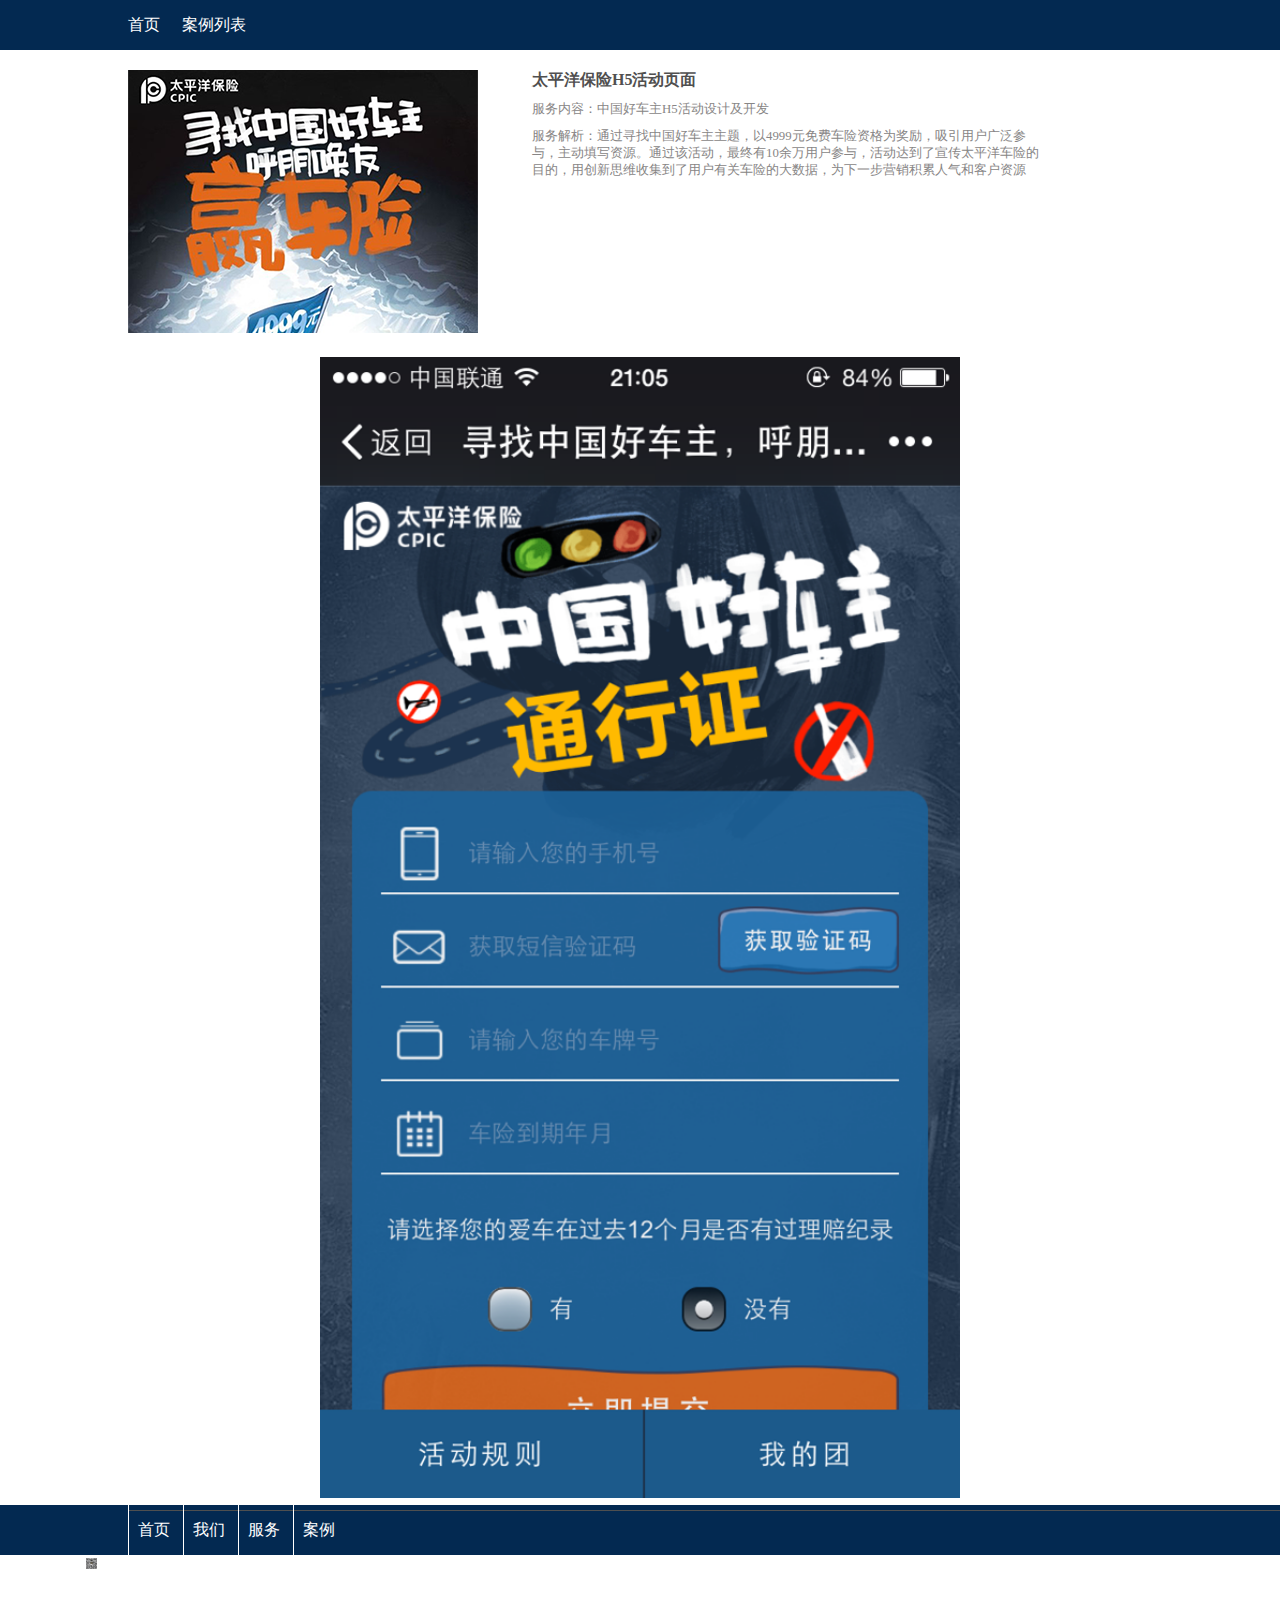
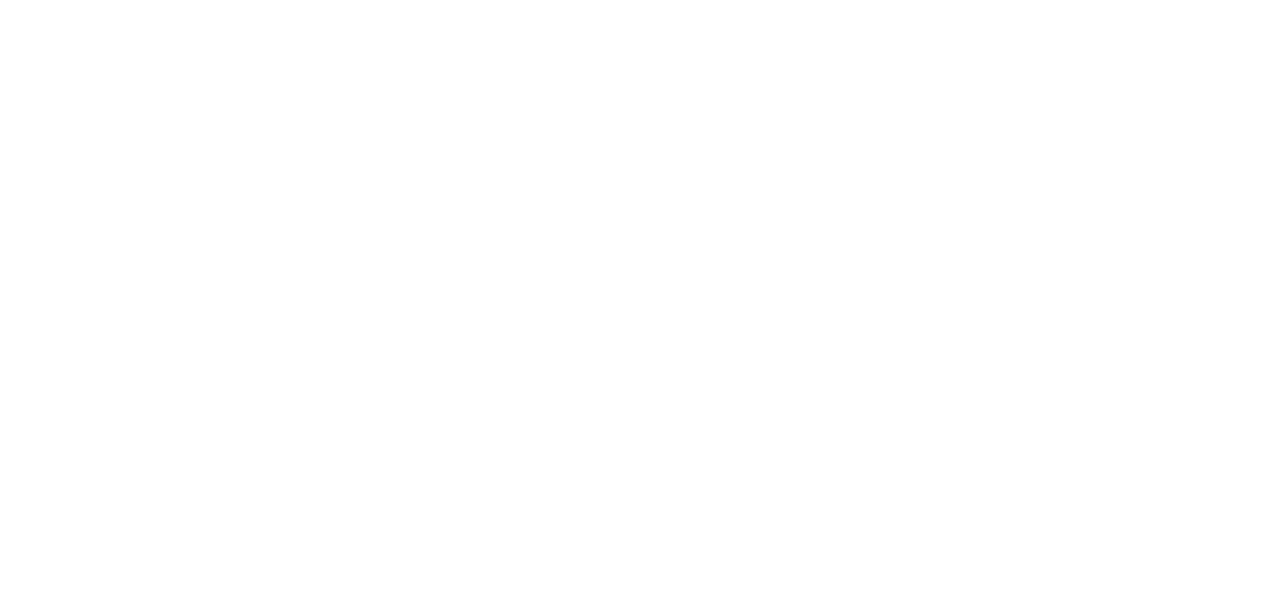
<file: case2.html>
<!DOCTYPE html>
<html>
<head>
    <meta charset="utf-8">
    <meta name="description" content="千问网络 | 网站建设 | 重庆网站建设 | 微信开发 | 微信公众号 | APP开发 | H5开发 | 移动开发>
    <meta name="viewport" content="width=device-width, initial-scale=1,user-scalable=no">
	<title>太平洋保险H5活动页面</title>
	<link rel="stylesheet" type="text/css" href="styles/case.css">
</head>
<body>
 <nav>
    <ul>
	    <li><a href="index.html">首页</a></li>
	    <li class="caselist">案例列表
		    <ul id="caselist">
		    	<li><a href="case1.html" target="_blank">柠檬生鲜</a></li>
		    	<li><a href="case2.html" target="_blank">太平洋车险活动</a></li>
		    	<li><a href="case3.html" target="_blank">嘉兴HI全球教育</a></li>
		    </ul>
	    </li>
    </ul>
 </nav>

 <article class="cases">
 	<div class="case-intro">
 		<img src="images/case2.png">
 		<div>
 			<h3>太平洋保险H5活动页面</h3>
 			<p>服务内容：中国好车主H5活动设计及开发</p>
 			<p>服务解析：通过寻找中国好车主主题，以4999元免费车险资格为奖励，吸引用户广泛参与，主动填写资源。通过该活动，最终有10余万用户参与，活动达到了宣传太平洋车险的目的，用创新思维收集到了用户有关车险的大数据，为下一步营销积累人气和客户资源</p>
 		</div>
 	</div>
 	<div class="case-img-large">
 		<img src="images/case-2-large.png">
 	</div>
 </article>
<footer>    
        <nav class="footer-nav">
          <ul>
            <li><a href="index.html">首页<span></span></a></li>
            <li><a href="about.html">我们<span></span></a></li>
            <li><a href="service.html">服务<span></span></a></li>
            <li><a href="case.html">案例<span></span></a></li>
          </ul>
        </nav> 

        <div class="contact">
          <h3 >联系我们</h3>
          <div class="contact-content intro-content clearfix">
            <div class="attr float">
              <h4>联系地址:</h4>
              <div>
                <h5>上海:</h5>
                <p>上海闵行区平阳路258号</p>
              </div>
              <div>
                <h5>重庆:</h5>
                <p>重庆两江新区互联网产业园3号楼1楼</p>
              </div>
            </div>
            <div class="phone float">
              <h4>咨询方式：</h4>
              <div>
                <h5>上海:</h5>
                <p>18696595173</p>
              </div>
              <div >
                <h5>重庆:</h5>
                <p>18579006246</p>
              </div>  
              <div>
                <h5>QQ:</h5>
                <p>977885454</p>
              </div>               
            </div>
            <div class="QRcord float">
                <img src="images/QRcode.png">
            </div> 
          </div>     
        </div>        
    </footer>
</body>
</html>
</file>
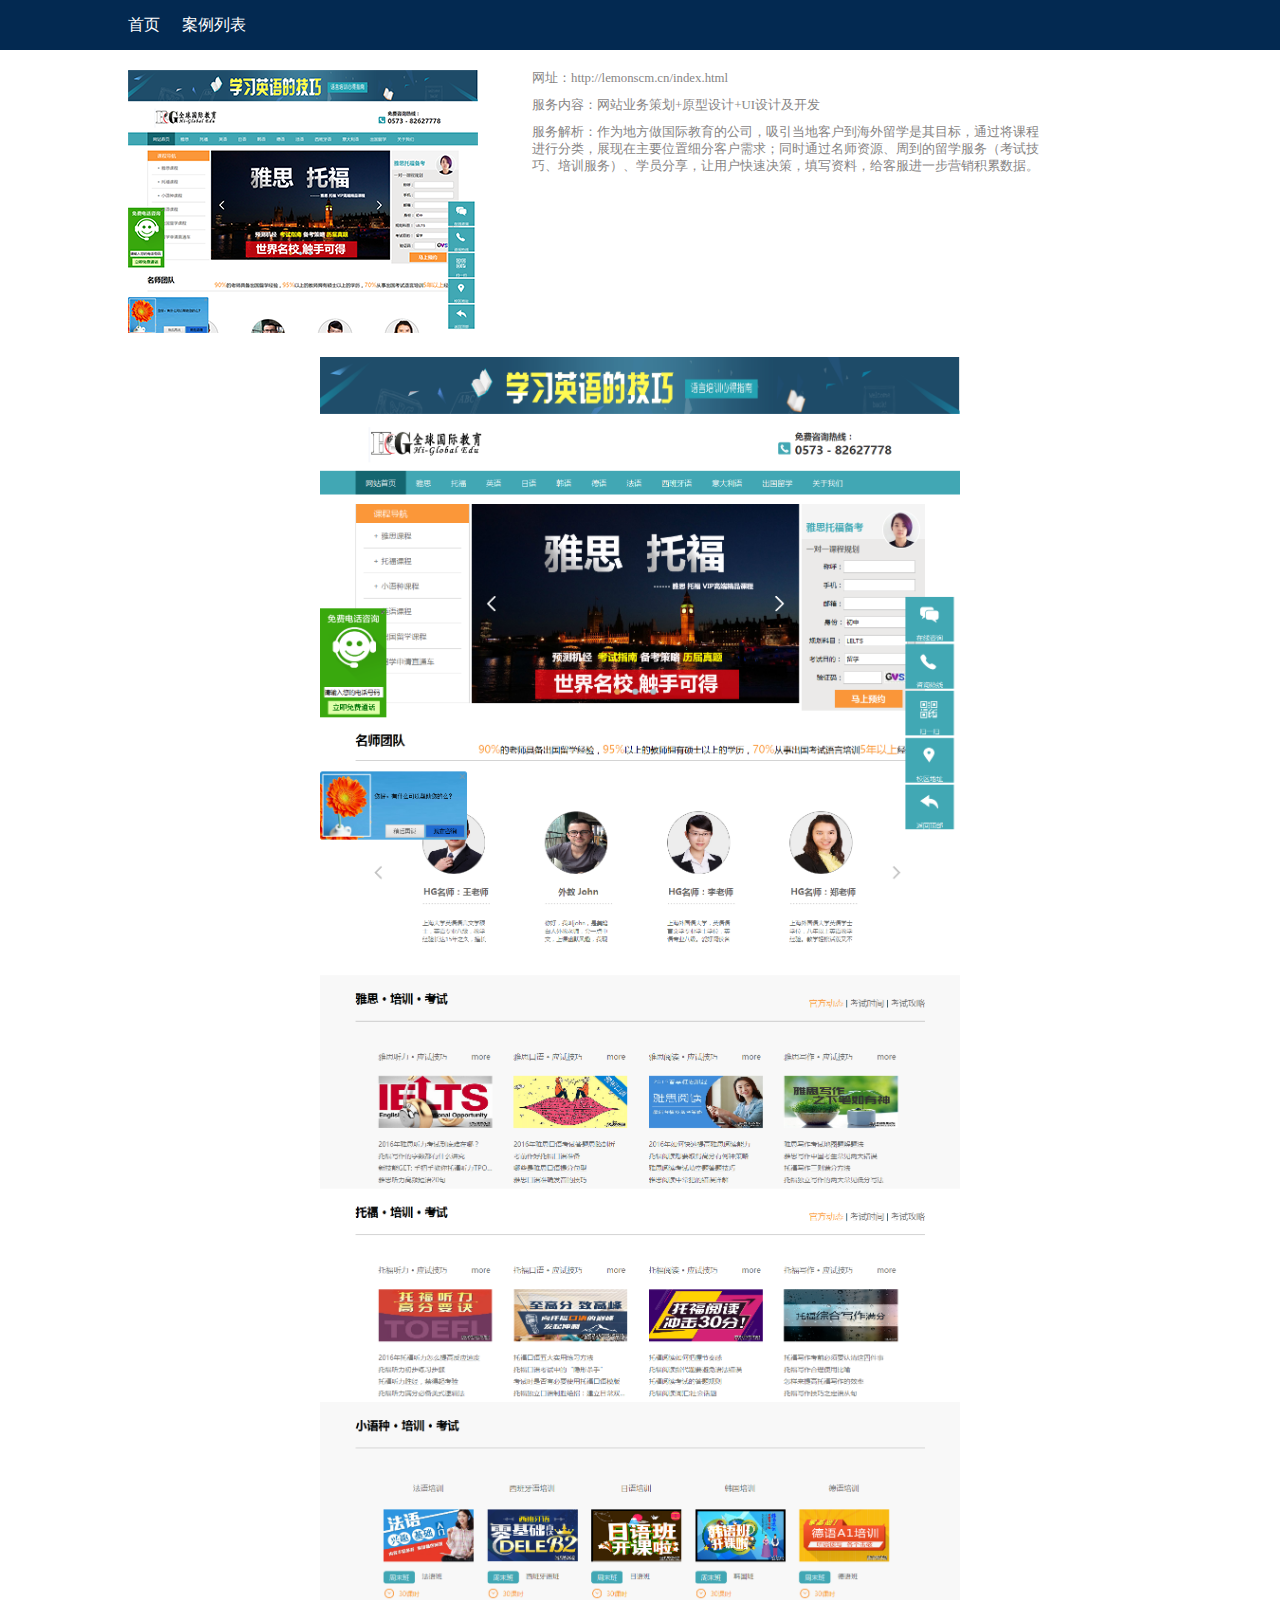
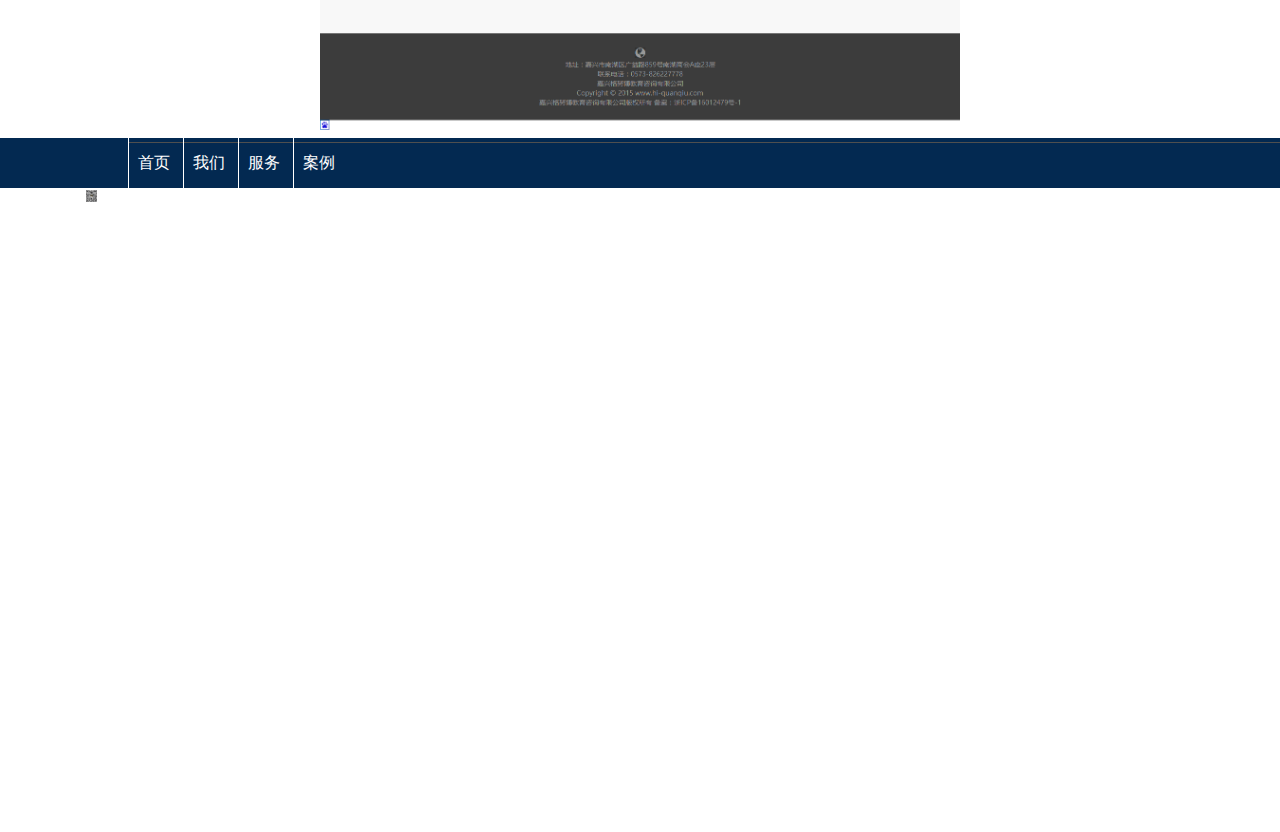
<file: case3.html>
<!DOCTYPE html>
<html>
<head>
    <meta charset="utf-8">
    <meta name="description" content="千问网络 | 网站建设 | 重庆网站建设 | 微信开发 | 微信公众号 | APP开发 | 品牌营销>
    <meta name="viewport" content="width=device-width, initial-scale=1,user-scalable=no">
	<title>嘉兴HG全球国际教育网站</title>
	<link rel="stylesheet" type="text/css" href="styles/case.css">
</head>
<body>
 <nav>
    <ul>
	    <li><a href="index.html">首页</a></li>
	    <li class="caselist">案例列表
		    <ul id="caselist">
		    	<li><a href="case1.html" target="_blank">柠檬生鲜</a></li>
		    	<li><a href="case2.html" target="_blank">太平洋车险活动</a></li>
		    	<li><a href="case3.html" target="_blank">嘉兴HI全球教育</a></li>
		    </ul>
	    </li>
    </ul>
 </nav>

 <article class="cases">
 	<div class="case-intro">
 		<img src="images/case3.png">
 		<div>
 			<h3嘉兴HG全球国际教育网站</h3>
 			<p>网址：<a href="http://www.hi-quanqiu.com/" target="_blank">http://lemonscm.cn/index.html</a></p>
 			<p>服务内容：网站业务策划+原型设计+UI设计及开发</p>
 			<p>服务解析：作为地方做国际教育的公司，吸引当地客户到海外留学是其目标，通过将课程进行分类，展现在主要位置细分客户需求；同时通过名师资源、周到的留学服务（考试技巧、培训服务）、学员分享，让用户快速决策，填写资料，给客服进一步营销积累数据。</p>
 		</div>
 	</div>
 	<div class="case-img-large">
 		<img src="images/case-3-large.png">
 	</div>
 </article>
<footer>    
        <nav class="footer-nav">
          <ul>
            <li><a href="index.html">首页<span></span></a></li>
            <li><a href="about.html">我们<span></span></a></li>
            <li><a href="service.html">服务<span></span></a></li>
            <li><a href="case.html">案例<span></span></a></li>
          </ul>
        </nav> 

        <div class="contact">
          <h3 >联系我们</h3>
          <div class="contact-content intro-content clearfix">
            <div class="attr float">
              <h4>联系地址:</h4>
              <div>
                <h5>上海:</h5>
                <p>上海闵行区平阳路258号</p>
              </div>
              <div>
                <h5>重庆:</h5>
                <p>重庆两江新区互联网产业园3号楼1楼</p>
              </div>
            </div>
            <div class="phone float">
              <h4>咨询方式：</h4>
              <div>
                <h5>上海:</h5>
                <p>18696595173</p>
              </div>
              <div >
                <h5>重庆:</h5>
                <p>18579006246</p>
              </div>  
              <div>
                <h5>QQ:</h5>
                <p>977885454</p>
              </div>               
            </div>
            <div class="QRcord float">
                <img src="images/QRcode.png">
            </div> 
          </div>     
        </div>        
    </footer>
</body>
</html>
</file>
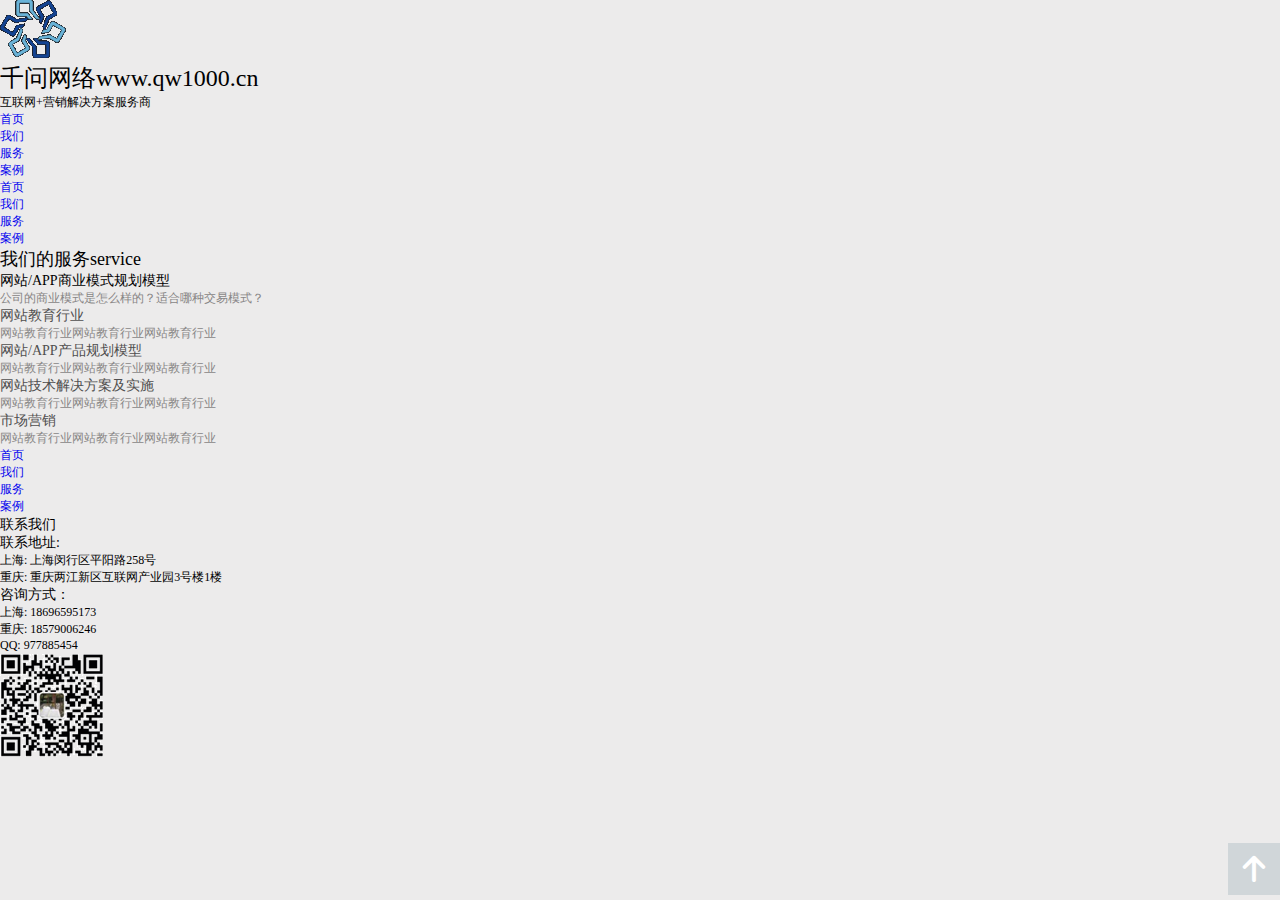
<file: service.html>
<!doctype html>
<html lang="">
  <head>
    <meta charset="utf-8">
    <meta name="description" content="千问网络 | 网站建设 | 重庆网站建设 | 微信开发 | 微信公众号 | APP开发 | 品牌营销>
    <meta name="viewport" content="width=device-width, initial-scale=1,user-scalable=no">
    <title>千问网络 互联网+技术及营销解决方案服务提供商；用营销的视角做技术，用运营的思路做服务</title>

    <link rel="apple-touch-icon" href="apple-touch-icon.png">
    <!-- Place favicon.ico in the root directory -->

    <!-- build:css styles/vendor.css -->
    <!-- bower:css -->
    <!-- endbower -->
    <!-- endbuild -->

    <!-- build:css styles/main.css -->
    <link rel="stylesheet" href="styles/index.css">
    <link rel="stylesheet" href="styles/slider.css">
    <link rel="stylesheet" type="text/css" href="styles/style.css">
    <link rel="stylesheet" type="text/css" href="fonts/iconfont.css">
    <!-- endbuild -->
    <style type="text/css">

    </style>
  </head>
  <body>
    <!--[if lt IE 10]>
      <p class="browserupgrade">You are using an <strong>outdated</strong> browser. Please <a href="http://browsehappy.com/">upgrade your browser</a> to improve your experience.</p>
    <![endif]-->

  <nav class="top-nav">
    <div class="logo">
       <img src="images/logo.png" alt="千问网络">
      <div>
        <h1><span>千问网络</span><span>www.qw1000.cn</span></h1>
        <p>互联网+营销解决方案服务商</p>        
      </div>

    </div>
    <ul class="frist-nav">
      <li><a href="index.html">首页 </a></li>
      <li><a href="about.html">我们 </a></li>
      <li><a href="service.html">服务 </a></li> 
      <li><a href="case1.html">案例 </a></li>
      <li class="icon">
         <span></span>
         <ul class="second-nav">
            <li><a href="index.html">首页 </a></li>
            <li><a href="about.html">我们 </a></li>
            <li><a href="service.html">服务 </a></li> 
            <li><a href="case1.html">案例 </a></li>           
         </ul>
      </li>
    </ul>
  </nav>

  <!-- <div id="container" class="clearfix">
    <ul class="first-level">
      <li class="active">网站/app商业</li>
      <li>品牌营销</li>
    </ul>
    <ul class="second-level">
      <li class="active">网站教育行业</li>
      <li>网站/APP产品规划模型</li>
      <li>网站技术解决方案及实施</li>
      <li>市场营销</li>
    </ul>
    <div class="sections">
      <div class="section " id="section0">
        <h3>行业解决方案策划设计</h3>
        <div class="intro-content clearfix">
          <div class="float">
            <div class="layout">
            <p><span><i class="icon iconfont icon-fuwu"></i>品牌策划 </span><span>品牌调研</span></p>
            <p><span><i class="icon iconfont icon-fuwu"></i>品牌定位 </span><span>品牌诊断</span></p>
            <p><span><i class="icon iconfont icon-fuwu"></i>品牌诉求 </span><span>品牌核心价值</span></p>
            <p><span><i class="icon iconfont icon-fuwu"></i>品牌文化 </span><span>品牌口号</span></p>
            <p><span><i class="icon iconfont icon-fuwu"></i>品牌故事 </span><span>渠道建议</span></p>
            <p><span><i class="icon iconfont icon-fuwu"></i>渠道规划 </span><span>招商策划</span></p>
            <p><span><i class="icon iconfont icon-fuwu"></i>终端策划 </span><span>终端模式</span></p>
            <p><span><i class="icon iconfont icon-fuwu"></i>销售术语 </span><span>年度策划方案</span></p>
            </div>
          </div>
          <div class="float">
            <div class="layout">
            <p><span>品牌形象定位 </span><span>logo设计</span></p>
            <p><span>VI设计 </span><span>产品包装设计</span></p>
            <p><span>海报设计 </span><span>宣传册设计</span></p>
            <p><span>宣传视频 </span><span>DM单页设计</span></p>
            <p><span>易拉宝 </span><span>线上规划建议</span></p>
            <p><span>网站策划及设计 </span><span>微信公众号/微商城</span></p>
            <p><span>H5/易企秀 </span><span>电商平台策划</span></p>
            <p><span>店铺风格定位 </span><span>年度策划方案</span></p>
     
            </div>
          </div>
          <div class="float">
            <div class="layout">
            <p><span>市场定位 </span><span>推广策划</span></p>
            <p><span>品牌宣传 </span><span>明显产品</span></p>
            <p><span>卖点提炼 </span><span>产品创意</span></p>
            <p><span>新产品策略 </span><span>产品上市策划</span></p>
            <p><span>品牌传播 </span><span>传播创意</span></p>
            <p><span>传播策略 </span><span>广告计划</span></p>
            <p><span>推广渠道梳理 </span><span>媒体推广方案</span></p>
            <p><span>节点活动方案 </span><span>参加行业展会</span></p>              
            </div>
          </div>
        </div>
      </div>
      <div class="section " id="section1"></div>
      <div class="section " id="section2"></div>
      <div class="section " id="section3"></div>
    </div> -->
<!--    <ul class="pages horizontal">
      <li class="active"></li>
      <li></li>
      <li></li>
      <li></li>
    </ul> -->
  <!-- </div> -->
 <article>
    <section class="service">
      <h2>我们的服务<span>service</span></h2>
        <div class="service-content clearfix">
          <div class="title">
            <div class="picture"></div>
              <h3>网站/APP商业模式规划模型</h3>
              <p>公司的商业模式是怎么样的？适合哪种交易模式？</p>
            </div>
          <div class="service-intro">
             <div class="intro-content clearfix">
                <div class="service-bg float">
                  <a href="">
                    <div class="service-img img- layout">        
                    </div>
                    <h4>网站教育行业</h4>
                    <p>网站教育行业网站教育行业网站教育行业</p>
                  </a>
                </div> 
                <div class="service-bg float">
                  <a href="">
                    <div class="service-img img- layout">        
                    </div>
                    <h4>网站/APP产品规划模型</h4>
                    <p>网站教育行业网站教育行业网站教育行业</p>
                  </a>
                </div> 
             </div>
             <div class="intro-content clearfix">
                <div class="service-bg float">
                  <a href="">
                    <div class="service-img img-sd layout">        
                    </div>
                    <h4>网站技术解决方案及实施</h4>
                    <p>网站教育行业网站教育行业网站教育行业</p>
                  </a>
                </div> 
                <div class="service-bg float">
                  <a href="">
                    <div class="service-img img-mt layout">        
                    </div>
                    <h4>市场营销</h4>
                    <p>网站教育行业网站教育行业网站教育行业</p>
                  </a>
                </div> 
             </div>
          </div>
        </div>     
    </section>
 </article>
  <footer>    
        <nav class="footer-nav">
          <ul>
            <li><a href="index.html">首页<span></span></a></li>
            <li><a href="about.html">我们<span></span></a></li>
            <li><a href="service.html">服务<span></span></a></li>
            <li><a href="case.html">案例<span></span></a></li>
          </ul>
        </nav> 

        <div class="contact">
          <h3 >联系我们</h3>
          <div class="contact-content intro-content clearfix">
            <div class="attr float">
              <h4>联系地址:</h4>
              <div>
                <h5>上海:</h5>
                <p>上海闵行区平阳路258号</p>
              </div>
              <div>
                <h5>重庆:</h5>
                <p>重庆两江新区互联网产业园3号楼1楼</p>
              </div>
            </div>
            <div class="phone float">
              <h4>咨询方式：</h4>
              <div>
                <h5>上海:</h5>
                <p>18696595173</p>
              </div>
              <div >
                <h5>重庆:</h5>
                <p>18579006246</p>
              </div>  
              <div>
                <h5>QQ:</h5>
                <p>977885454</p>
              </div>               
            </div>
            <div class="QRcord float">
                <img src="images/QRcode.png">
            </div> 
          </div>     
        </div>        
    </footer>
    <div class="toolbar">
      <a href="" id="backTop" class="toolbar-item toolbar-item-top">
        <span class="toolbar-btn"></span>
      </a>
    </div> 
  <script type="text/javascript" src="scripts/jquery.js"></script>
  <script src="scripts/main.js"></script>
  <!-- <script type="text/javascript" src="jquery.pageswitch.js"></script> -->
  <script type="text/javascript">
  //   $("#container").PageSwitch({
  //     loop : false,
  //     direction : 'horizontal',
  // })

  </script>  
 </body>
</html>
</file>
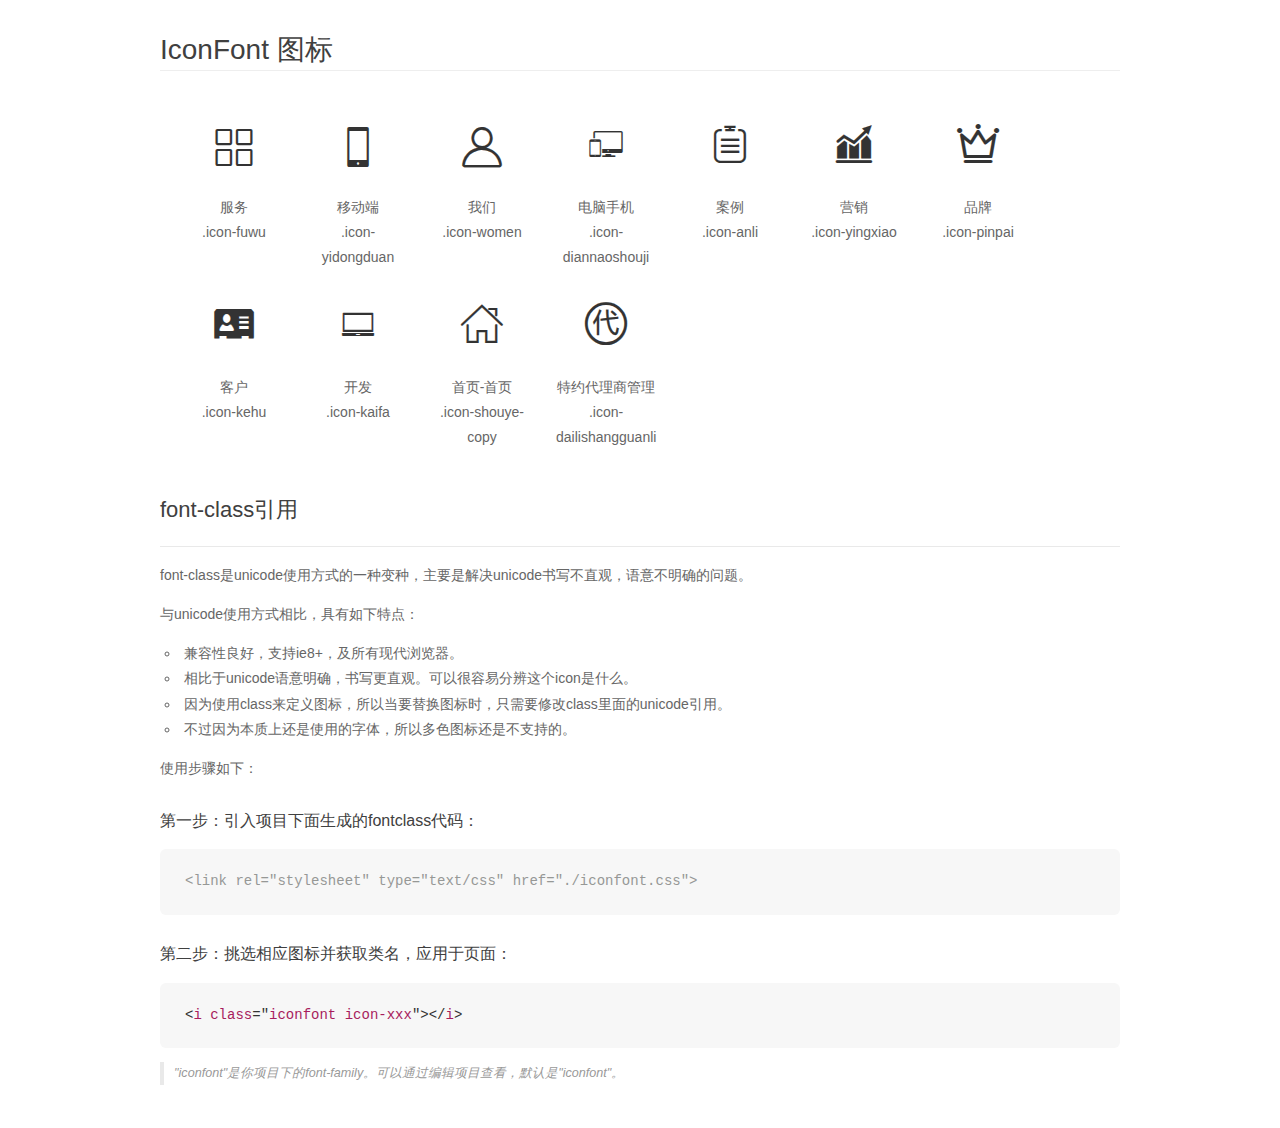
<file: fonts/download/font_dkyw329v39g22o6r/demo_fontclass.html>
<!DOCTYPE html>
<html>
<head>
    <meta charset="utf-8"/>
    <title>IconFont</title>
    <link rel="stylesheet" href="demo.css">
    <link rel="stylesheet" href="iconfont.css">
</head>
<body>
    <div class="main markdown">
        <h1>IconFont 图标</h1>
        <ul class="icon_lists clear">
            
                <li>
                <i class="icon iconfont icon-fuwu"></i>
                    <div class="name">服务</div>
                    <div class="fontclass">.icon-fuwu</div>
                </li>
            
                <li>
                <i class="icon iconfont icon-yidongduan"></i>
                    <div class="name">移动端</div>
                    <div class="fontclass">.icon-yidongduan</div>
                </li>
            
                <li>
                <i class="icon iconfont icon-women"></i>
                    <div class="name">我们</div>
                    <div class="fontclass">.icon-women</div>
                </li>
            
                <li>
                <i class="icon iconfont icon-diannaoshouji"></i>
                    <div class="name">电脑手机</div>
                    <div class="fontclass">.icon-diannaoshouji</div>
                </li>
            
                <li>
                <i class="icon iconfont icon-anli"></i>
                    <div class="name">案例</div>
                    <div class="fontclass">.icon-anli</div>
                </li>
            
                <li>
                <i class="icon iconfont icon-yingxiao"></i>
                    <div class="name">营销</div>
                    <div class="fontclass">.icon-yingxiao</div>
                </li>
            
                <li>
                <i class="icon iconfont icon-pinpai"></i>
                    <div class="name">品牌</div>
                    <div class="fontclass">.icon-pinpai</div>
                </li>
            
                <li>
                <i class="icon iconfont icon-kehu"></i>
                    <div class="name">客户</div>
                    <div class="fontclass">.icon-kehu</div>
                </li>
            
                <li>
                <i class="icon iconfont icon-kaifa"></i>
                    <div class="name">开发</div>
                    <div class="fontclass">.icon-kaifa</div>
                </li>
            
                <li>
                <i class="icon iconfont icon-shouye-copy"></i>
                    <div class="name">首页-首页</div>
                    <div class="fontclass">.icon-shouye-copy</div>
                </li>
            
                <li>
                <i class="icon iconfont icon-dailishangguanli"></i>
                    <div class="name">特约代理商管理</div>
                    <div class="fontclass">.icon-dailishangguanli</div>
                </li>
            
        </ul>

        <h2 id="font-class-">font-class引用</h2>
        <hr>

        <p>font-class是unicode使用方式的一种变种，主要是解决unicode书写不直观，语意不明确的问题。</p>
        <p>与unicode使用方式相比，具有如下特点：</p>
        <ul>
        <li>兼容性良好，支持ie8+，及所有现代浏览器。</li>
        <li>相比于unicode语意明确，书写更直观。可以很容易分辨这个icon是什么。</li>
        <li>因为使用class来定义图标，所以当要替换图标时，只需要修改class里面的unicode引用。</li>
        <li>不过因为本质上还是使用的字体，所以多色图标还是不支持的。</li>
        </ul>
        <p>使用步骤如下：</p>
        <h3 id="-fontclass-">第一步：引入项目下面生成的fontclass代码：</h3>


        <pre><code class="lang-js hljs javascript"><span class="hljs-comment">&lt;link rel="stylesheet" type="text/css" href="./iconfont.css"&gt;</span></code></pre>
        <h3 id="-">第二步：挑选相应图标并获取类名，应用于页面：</h3>
        <pre><code class="lang-css hljs">&lt;<span class="hljs-selector-tag">i</span> <span class="hljs-selector-tag">class</span>="<span class="hljs-selector-tag">iconfont</span> <span class="hljs-selector-tag">icon-xxx</span>"&gt;&lt;/<span class="hljs-selector-tag">i</span>&gt;</code></pre>
        <blockquote>
        <p>"iconfont"是你项目下的font-family。可以通过编辑项目查看，默认是"iconfont"。</p>
        </blockquote>
    </div>
</body>
</html>
</file>
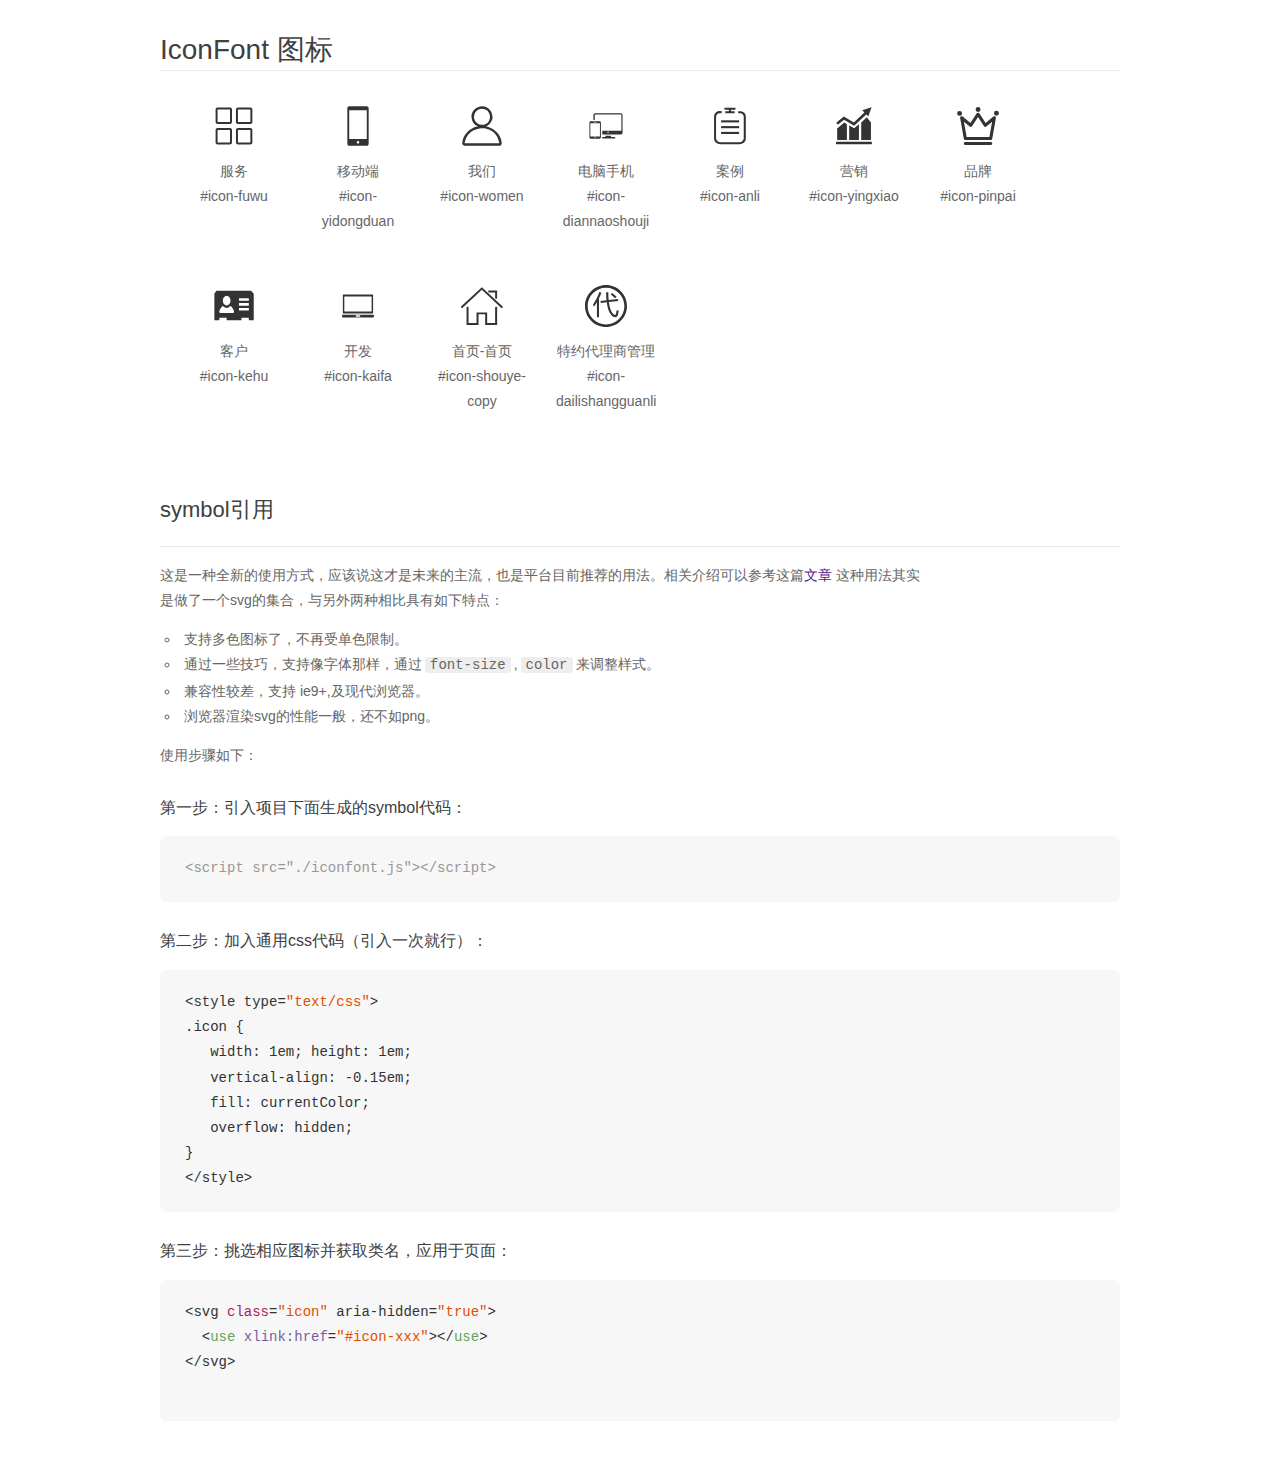
<file: fonts/download/font_dkyw329v39g22o6r/demo_symbol.html>
<!DOCTYPE html>
<html>
<head>
    <meta charset="utf-8"/>
    <title>IconFont</title>
    <link rel="stylesheet" href="demo.css">
    <script src="iconfont.js"></script>

    <style type="text/css">
        .icon {
          /* 通过设置 font-size 来改变图标大小 */
          width: 1em; height: 1em;
          /* 图标和文字相邻时，垂直对齐 */
          vertical-align: -0.15em;
          /* 通过设置 color 来改变 SVG 的颜色/fill */
          fill: currentColor;
          /* path 和 stroke 溢出 viewBox 部分在 IE 下会显示
             normalize.css 中也包含这行 */
          overflow: hidden;
        }

    </style>
</head>
<body>
    <div class="main markdown">
        <h1>IconFont 图标</h1>
        <ul class="icon_lists clear">
            
                <li>
                    <svg class="icon" aria-hidden="true">
                        <use xlink:href="#icon-fuwu"></use>
                    </svg>
                    <div class="name">服务</div>
                    <div class="fontclass">#icon-fuwu</div>
                </li>
            
                <li>
                    <svg class="icon" aria-hidden="true">
                        <use xlink:href="#icon-yidongduan"></use>
                    </svg>
                    <div class="name">移动端</div>
                    <div class="fontclass">#icon-yidongduan</div>
                </li>
            
                <li>
                    <svg class="icon" aria-hidden="true">
                        <use xlink:href="#icon-women"></use>
                    </svg>
                    <div class="name">我们</div>
                    <div class="fontclass">#icon-women</div>
                </li>
            
                <li>
                    <svg class="icon" aria-hidden="true">
                        <use xlink:href="#icon-diannaoshouji"></use>
                    </svg>
                    <div class="name">电脑手机</div>
                    <div class="fontclass">#icon-diannaoshouji</div>
                </li>
            
                <li>
                    <svg class="icon" aria-hidden="true">
                        <use xlink:href="#icon-anli"></use>
                    </svg>
                    <div class="name">案例</div>
                    <div class="fontclass">#icon-anli</div>
                </li>
            
                <li>
                    <svg class="icon" aria-hidden="true">
                        <use xlink:href="#icon-yingxiao"></use>
                    </svg>
                    <div class="name">营销</div>
                    <div class="fontclass">#icon-yingxiao</div>
                </li>
            
                <li>
                    <svg class="icon" aria-hidden="true">
                        <use xlink:href="#icon-pinpai"></use>
                    </svg>
                    <div class="name">品牌</div>
                    <div class="fontclass">#icon-pinpai</div>
                </li>
            
                <li>
                    <svg class="icon" aria-hidden="true">
                        <use xlink:href="#icon-kehu"></use>
                    </svg>
                    <div class="name">客户</div>
                    <div class="fontclass">#icon-kehu</div>
                </li>
            
                <li>
                    <svg class="icon" aria-hidden="true">
                        <use xlink:href="#icon-kaifa"></use>
                    </svg>
                    <div class="name">开发</div>
                    <div class="fontclass">#icon-kaifa</div>
                </li>
            
                <li>
                    <svg class="icon" aria-hidden="true">
                        <use xlink:href="#icon-shouye-copy"></use>
                    </svg>
                    <div class="name">首页-首页</div>
                    <div class="fontclass">#icon-shouye-copy</div>
                </li>
            
                <li>
                    <svg class="icon" aria-hidden="true">
                        <use xlink:href="#icon-dailishangguanli"></use>
                    </svg>
                    <div class="name">特约代理商管理</div>
                    <div class="fontclass">#icon-dailishangguanli</div>
                </li>
            
        </ul>


        <h2 id="symbol-">symbol引用</h2>
        <hr>

        <p>这是一种全新的使用方式，应该说这才是未来的主流，也是平台目前推荐的用法。相关介绍可以参考这篇<a href="">文章</a>
        这种用法其实是做了一个svg的集合，与另外两种相比具有如下特点：</p>
        <ul>
          <li>支持多色图标了，不再受单色限制。</li>
          <li>通过一些技巧，支持像字体那样，通过<code>font-size</code>,<code>color</code>来调整样式。</li>
          <li>兼容性较差，支持 ie9+,及现代浏览器。</li>
          <li>浏览器渲染svg的性能一般，还不如png。</li>
        </ul>
        <p>使用步骤如下：</p>
        <h3 id="-symbol-">第一步：引入项目下面生成的symbol代码：</h3>
        <pre><code class="lang-js hljs javascript"><span class="hljs-comment">&lt;script src="./iconfont.js"&gt;&lt;/script&gt;</span></code></pre>
        <h3 id="-css-">第二步：加入通用css代码（引入一次就行）：</h3>
        <pre><code class="lang-js hljs javascript">&lt;style type=<span class="hljs-string">"text/css"</span>&gt;
.icon {
   width: <span class="hljs-number">1</span>em; height: <span class="hljs-number">1</span>em;
   vertical-align: <span class="hljs-number">-0.15</span>em;
   fill: currentColor;
   overflow: hidden;
}
&lt;<span class="hljs-regexp">/style&gt;</span></code></pre>
        <h3 id="-">第三步：挑选相应图标并获取类名，应用于页面：</h3>
        <pre><code class="lang-js hljs javascript">&lt;svg <span class="hljs-class"><span class="hljs-keyword">class</span></span>=<span class="hljs-string">"icon"</span> aria-hidden=<span class="hljs-string">"true"</span>&gt;<span class="xml"><span class="hljs-tag">
  &lt;<span class="hljs-name">use</span> <span class="hljs-attr">xlink:href</span>=<span class="hljs-string">"#icon-xxx"</span>&gt;</span><span class="hljs-tag">&lt;/<span class="hljs-name">use</span>&gt;</span>
</span>&lt;<span class="hljs-regexp">/svg&gt;
        </span></code></pre>
    </div>
</body>
</html>
</file>
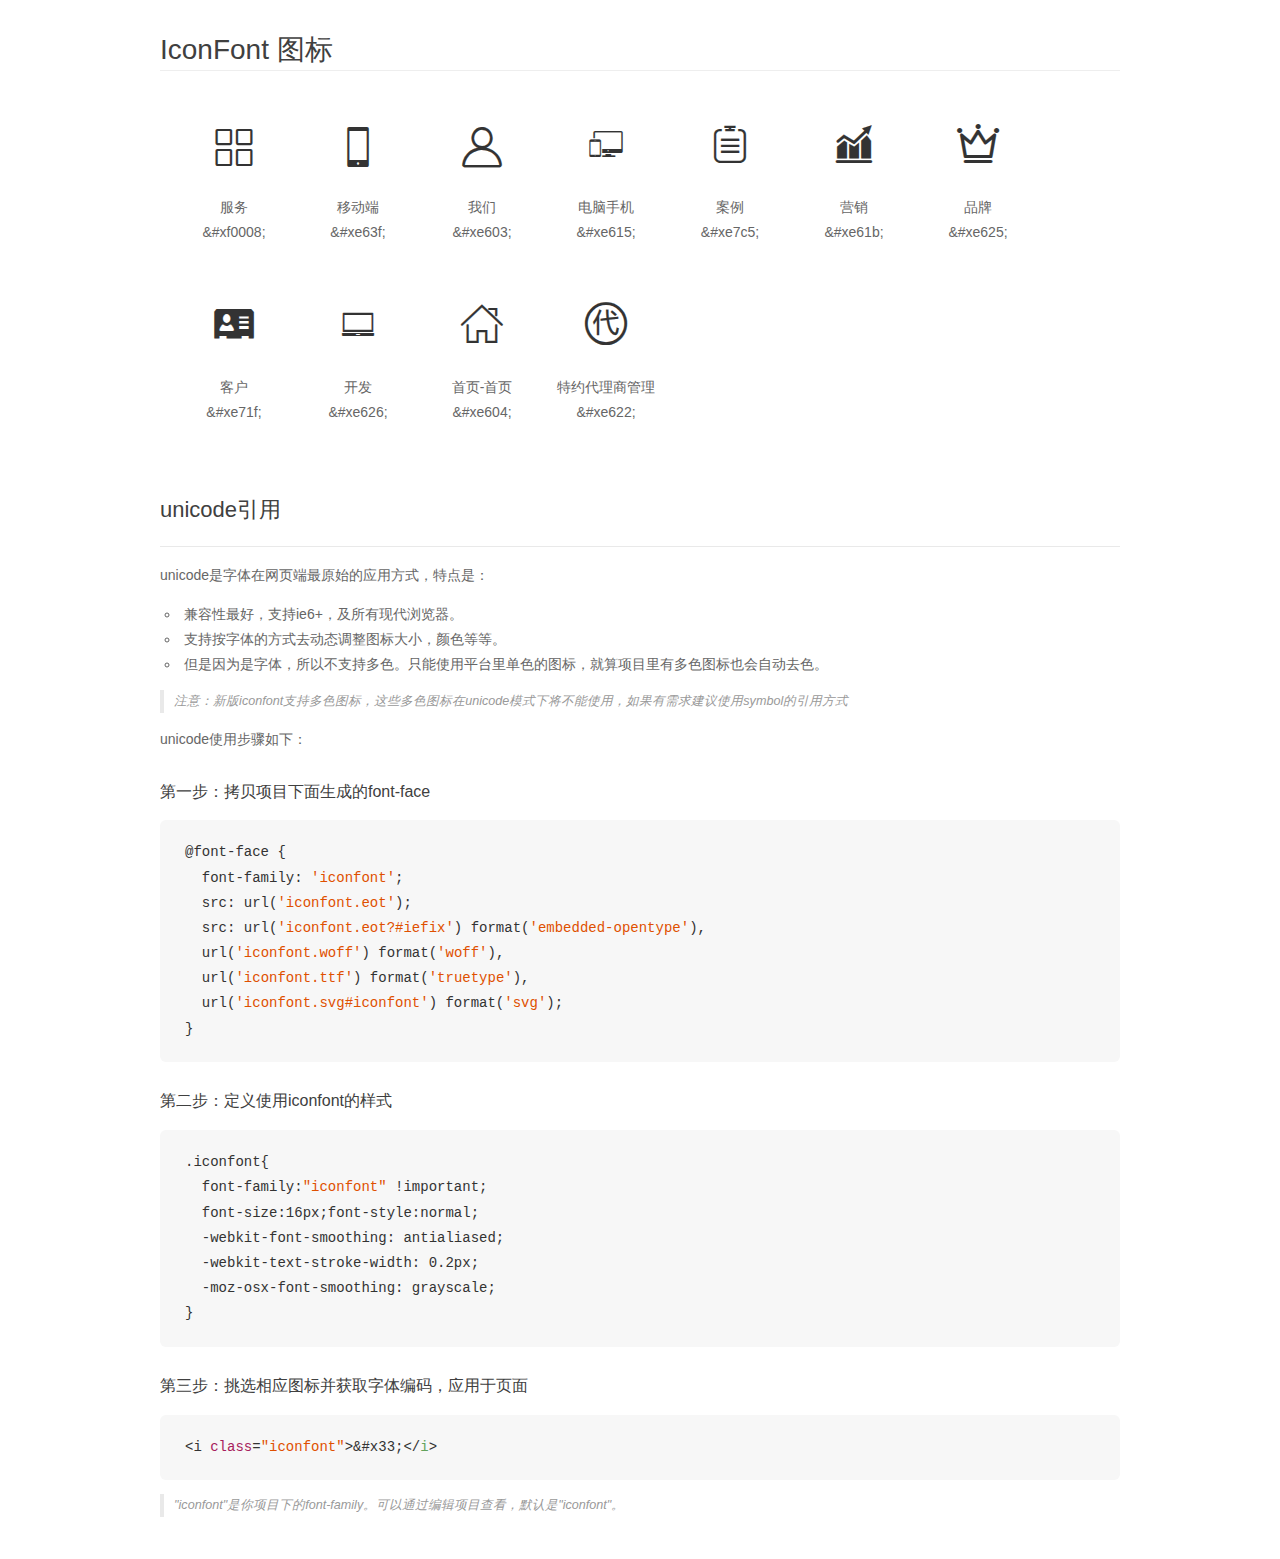
<file: fonts/download/font_dkyw329v39g22o6r/demo_unicode.html>
<!DOCTYPE html>
<html>
<head>
    <meta charset="utf-8"/>
    <title>IconFont</title>
    <link rel="stylesheet" href="demo.css">

    <style type="text/css">

        @font-face {font-family: "iconfont";
          src: url('iconfont.eot'); /* IE9*/
          src: url('iconfont.eot#iefix') format('embedded-opentype'), /* IE6-IE8 */
          url('iconfont.woff') format('woff'), /* chrome, firefox */
          url('iconfont.ttf') format('truetype'), /* chrome, firefox, opera, Safari, Android, iOS 4.2+*/
          url('iconfont.svg#iconfont') format('svg'); /* iOS 4.1- */
        }

        .iconfont {
          font-family:"iconfont" !important;
          font-size:16px;
          font-style:normal;
          -webkit-font-smoothing: antialiased;
          -webkit-text-stroke-width: 0.2px;
          -moz-osx-font-smoothing: grayscale;
        }

    </style>
</head>
<body>
    <div class="main markdown">
        <h1>IconFont 图标</h1>
        <ul class="icon_lists clear">
            
                <li>
                <i class="icon iconfont">&#xf0008;</i>
                    <div class="name">服务</div>
                    <div class="code">&amp;#xf0008;</div>
                </li>
            
                <li>
                <i class="icon iconfont">&#xe63f;</i>
                    <div class="name">移动端</div>
                    <div class="code">&amp;#xe63f;</div>
                </li>
            
                <li>
                <i class="icon iconfont">&#xe603;</i>
                    <div class="name">我们</div>
                    <div class="code">&amp;#xe603;</div>
                </li>
            
                <li>
                <i class="icon iconfont">&#xe615;</i>
                    <div class="name">电脑手机</div>
                    <div class="code">&amp;#xe615;</div>
                </li>
            
                <li>
                <i class="icon iconfont">&#xe7c5;</i>
                    <div class="name">案例</div>
                    <div class="code">&amp;#xe7c5;</div>
                </li>
            
                <li>
                <i class="icon iconfont">&#xe61b;</i>
                    <div class="name">营销</div>
                    <div class="code">&amp;#xe61b;</div>
                </li>
            
                <li>
                <i class="icon iconfont">&#xe625;</i>
                    <div class="name">品牌</div>
                    <div class="code">&amp;#xe625;</div>
                </li>
            
                <li>
                <i class="icon iconfont">&#xe71f;</i>
                    <div class="name">客户</div>
                    <div class="code">&amp;#xe71f;</div>
                </li>
            
                <li>
                <i class="icon iconfont">&#xe626;</i>
                    <div class="name">开发</div>
                    <div class="code">&amp;#xe626;</div>
                </li>
            
                <li>
                <i class="icon iconfont">&#xe604;</i>
                    <div class="name">首页-首页</div>
                    <div class="code">&amp;#xe604;</div>
                </li>
            
                <li>
                <i class="icon iconfont">&#xe622;</i>
                    <div class="name">特约代理商管理</div>
                    <div class="code">&amp;#xe622;</div>
                </li>
            
        </ul>
        <h2 id="unicode-">unicode引用</h2>
        <hr>

        <p>unicode是字体在网页端最原始的应用方式，特点是：</p>
        <ul>
        <li>兼容性最好，支持ie6+，及所有现代浏览器。</li>
        <li>支持按字体的方式去动态调整图标大小，颜色等等。</li>
        <li>但是因为是字体，所以不支持多色。只能使用平台里单色的图标，就算项目里有多色图标也会自动去色。</li>
        </ul>
        <blockquote>
        <p>注意：新版iconfont支持多色图标，这些多色图标在unicode模式下将不能使用，如果有需求建议使用symbol的引用方式</p>
        </blockquote>
        <p>unicode使用步骤如下：</p>
        <h3 id="-font-face">第一步：拷贝项目下面生成的font-face</h3>
        <pre><code class="lang-js hljs javascript">@font-face {
  font-family: <span class="hljs-string">'iconfont'</span>;
  src: url(<span class="hljs-string">'iconfont.eot'</span>);
  src: url(<span class="hljs-string">'iconfont.eot?#iefix'</span>) format(<span class="hljs-string">'embedded-opentype'</span>),
  url(<span class="hljs-string">'iconfont.woff'</span>) format(<span class="hljs-string">'woff'</span>),
  url(<span class="hljs-string">'iconfont.ttf'</span>) format(<span class="hljs-string">'truetype'</span>),
  url(<span class="hljs-string">'iconfont.svg#iconfont'</span>) format(<span class="hljs-string">'svg'</span>);
}
</code></pre>
        <h3 id="-iconfont-">第二步：定义使用iconfont的样式</h3>
        <pre><code class="lang-js hljs javascript">.iconfont{
  font-family:<span class="hljs-string">"iconfont"</span> !important;
  font-size:<span class="hljs-number">16</span>px;font-style:normal;
  -webkit-font-smoothing: antialiased;
  -webkit-text-stroke-width: <span class="hljs-number">0.2</span>px;
  -moz-osx-font-smoothing: grayscale;
}
</code></pre>
        <h3 id="-">第三步：挑选相应图标并获取字体编码，应用于页面</h3>
        <pre><code class="lang-js hljs javascript">&lt;i <span class="hljs-class"><span class="hljs-keyword">class</span></span>=<span class="hljs-string">"iconfont"</span>&gt;&amp;#x33;<span class="xml"><span class="hljs-tag">&lt;/<span class="hljs-name">i</span>&gt;</span></span></code></pre>

        <blockquote>
        <p>"iconfont"是你项目下的font-family。可以通过编辑项目查看，默认是"iconfont"。</p>
        </blockquote>
    </div>


</body>
</html>
</file>
<file: styles/slider.css>
.m-slider{
  background-color: #fff;
  position: relative;
/*  height: 100%;*/
  width: 100%;
  transition-property: transform;
  transition-duration: 1s;
  transition-timing-function: ease-out;
}
.m-slider, .m-slider .slide{
 /* height: 100%;*/
  width: 100%;
}
.m-slider .slide{
  position: absolute;
  top:0;
  left: 0;
  text-align: center;
  vertical-align: middle;
  background-color: #fff;

}

.m-slider .slide.z-active{
  transition: opacity .2s ease-in;
}

.m-slider .slide img{
  /*border: 2px solid #fff;*/
  /*border-radius: 2px;*/
  /*box-shadow: 0px 0px 2px rgba(0,0,0, .5);*/
/*  top: 0;
  left: 0;
  position: absolute;*/
  width: 100%;
}
/*
.m-slider .slide h2{
  margin-top: 40%;
}*/

/*
.m-slider .slide{
  background-color: #e1f1d1;
}
.m-slider .slide:first-child{
  background-color: #d1e1f1;
}
.m-slider .slide:last-child{
  background-color: #f1e1d1;
}

*/



/*----Cursor------*/

.m-cursor{
  z-index: 10;
  text-align: center;
  position: absolute;
  top: 80%;
  left: 2.5%;
  right: 2.5%;
  padding-left: 0;
}
.m-cursor>div{
  color: #aaa;
  background-color: #fff;
  background-clip: content-box;
  /*line-height: 20px;*/
  /*display: inline-block;*/
  cursor: pointer;
  transition: background-color .5s;

}


/*.m-cursor>div.z-active,.m-cursor>div:hover{
  background-color: #8AABCA;
  color:#fff;
  background-clip: content-box;
}*/
/*
.m-cursor>div:hover{
  background-color: #94B7F4;
  color: #fff;
}*/

.prev,.next{
  position: absolute;
  z-index: 10;
  width: 0.2rem;
  height: 0.2rem;
  font-size: 0.2rem;
  color: #aaa;
  line-height: 0.2rem;
  border-radius: 50%;
  border: 2px solid #999;
  margin-bottom: 4px;
  list-style: none;
  /*display: inline-block;*/
   font-family: '宋体';
  cursor: pointer;
  text-align: center;
  vertical-align: middle;
  /*display: none;*/
}

.prev{
  left: 0.2rem;
  top:50%;
  margin-top:-0.01em;
}

.next{
  right: 0.2em;
  top: 50%;
  margin-top:-0.01rem;
}
</file>
<file: styles/style.css>
@font-face {
  font-family: 'icomoon';
  src:  url('../fonts/icomoon.eot?8jv1f2');
  src:  url('../fonts/icomoon.eot?8jv1f2#iefix') format('embedded-opentype'),
    url('../fonts/icomoon.ttf?8jv1f2') format('truetype'),
    url('../fonts/icomoon.woff?8jv1f2') format('woff'),
    url('../fonts/icomoon.svg?8jv1f2#icomoon') format('svg');
  font-weight: normal;
  font-style: normal;
}

[class^="icon-"], [class*=" icon-"] {
  /* use !important to prevent issues with browser extensions that change fonts */
  font-family: 'icomoon' !important;
  speak: none;
  font-style: normal;
  font-weight: normal;
  font-variant: normal;
  text-transform: none;
  line-height: 1;

  /* Better Font Rendering =========== */
  -webkit-font-smoothing: antialiased;
  -moz-osx-font-smoothing: grayscale;
}

.icon-message-typing:before {
  content: "\e900";
}
.icon-wechat:before {
  content: "\e901";
}
.icon-mobile:before {
  content: "\e958";
}
.icon-arrow-up2:before {
  content: "\ea3a";
}
</file>
<file: fonts/iconfont.css>
@font-face {font-family: "iconfont";
  src: url('iconfont.eot?t=1479870700304'); /* IE9*/
  src: url('iconfont.eot?t=1479870700304#iefix') format('embedded-opentype'), /* IE6-IE8 */
  url('iconfont.woff?t=1479870700304') format('woff'), /* chrome, firefox */
  url('iconfont.ttf?t=1479870700304') format('truetype'), /* chrome, firefox, opera, Safari, Android, iOS 4.2+*/
  url('iconfont.svg?t=1479870700304#iconfont') format('svg'); /* iOS 4.1- */
}

.iconfont {
  font-family:"iconfont" !important;
  font-size:16px;
  font-style:normal;
  -webkit-font-smoothing: antialiased;
  -webkit-text-stroke-width: 0.2px;
  -moz-osx-font-smoothing: grayscale;
}

.icon-fuwu:before { content: "\f0008"; }

.icon-yidongduan:before { content: "\e63f"; }

.icon-women:before { content: "\e603"; }

.icon-diannaoshouji:before { content: "\e615"; }

.icon-anli:before { content: "\e7c5"; }

.icon-yingxiao:before { content: "\e61b"; }

.icon-pinpai:before { content: "\e625"; }

.icon-kehu:before { content: "\e71f"; }

.icon-kaifa:before { content: "\e626"; }

.icon-shouye-copy:before { content: "\e604"; }

.icon-dailishangguanli:before { content: "\e622"; }
</file>
<file: styles/case.css>
*{
	margin:0;
	padding:0;
}
nav{
	padding-left:10%;
	height:50px;
	background-color: #032951;
	color:#fff;
}
nav>ul{
	height: 50px;
	
}
nav a{
	text-decoration: none;
	text-align: center;
	color:#fff;
}
nav>ul>li{
	display: inline-block;
	width: 50px;
	height: 50px;
	line-height: 50px;
}
nav>ul>li>a:hover{
	text-decoration: underline;	
}
nav .caselist{
	position: relative;
	width: 200px;
}
nav .caselist:hover #caselist{
	display: block;
}
#caselist{
	height: 30px;
	line-height: 30px;	
	margin-left:2px;
	position: absolute;
	top:50;
	left:0;	
    font-size:0.8rem;
	display: none;
}
#caselist li{
	background-color: #fff;
	border-bottom:1px solid #ddd;
	width: 120px;	
}
#caselist a{
	margin-left: 5px;
	color:#888686;
}
nav ul>li ul a:hover{
	text-decoration: underline;
}

ul{
	list-style: none;
}


.cases .case-intro{
   width:80%;
   margin:20px auto;
}

.cases .case-intro >div{
	display: inline-block;
	padding-left: 50px;
	width: 50%;
	vertical-align: top;
}

.cases .case-intro >div h3{
	font-size:1rem;
	margin-bottom: 10px;
	color:#504F4F;
}
.cases .case-intro >div p a{
	color: #888686;	
	text-decoration: none;
}
.cases .case-intro >div p a:hover{
	text-decoration: underline;
}
.cases .case-intro >div p{
	font-size:0.8rem;
	margin-bottom: 10px;	
	color: #888686;
}
.case-img-large{
	margin-top: 50px;
	width:50%;
	margin:0 auto;
}

.case-img-large img{
	width: 100%;
}

footer {
  background-color: #000;
  color: #fff; }
  footer .footer-nav ul {
    margin: 0.2rem 0;
    height: 0.3rem;
    line-height: 0.3rem;
    background-clip: content-box;
    border-bottom: 1px solid #4F4F4F; }
  footer li {
    display: inline-block;
    width: 0.8rem;
    text-align: center;
    border-left: 1px solid; }
  footer .contact .intro-content {
    margin-left: -0.15rem; }
    footer .contact .intro-content > .float {
      float: left;
      width: 30%;
      padding-left: 0.15rem;
      box-sizing: border-box; }
      footer .contact .intro-content > .float .layout {
        margin: 0 auto;
        overflow: hidden; }
  footer .contact .contact-content {
    margin-left: 0.6rem;
    width: 7rem; }
  footer .contact > h3 {
    float: left;
    width: 1rem;
    height: 1.6rem;
    font-size: 12px;
    text-align: center; }
  .contact-content > div h5, .contact-content > div p {
    display: inline-block; }
  footer .contact .QRcord img {
    width: 0.7rem;
    height: 0.7rem; }
</file>
<file: fonts/download/font_dkyw329v39g22o6r/iconfont.css>
@font-face {font-family: "iconfont";
  src: url('iconfont.eot?t=1479870700304'); /* IE9*/
  src: url('iconfont.eot?t=1479870700304#iefix') format('embedded-opentype'), /* IE6-IE8 */
  url('iconfont.woff?t=1479870700304') format('woff'), /* chrome, firefox */
  url('iconfont.ttf?t=1479870700304') format('truetype'), /* chrome, firefox, opera, Safari, Android, iOS 4.2+*/
  url('iconfont.svg?t=1479870700304#iconfont') format('svg'); /* iOS 4.1- */
}

.iconfont {
  font-family:"iconfont" !important;
  font-size:16px;
  font-style:normal;
  -webkit-font-smoothing: antialiased;
  -webkit-text-stroke-width: 0.2px;
  -moz-osx-font-smoothing: grayscale;
}

.icon-fuwu:before { content: "\f0008"; }

.icon-yidongduan:before { content: "\e63f"; }

.icon-women:before { content: "\e603"; }

.icon-diannaoshouji:before { content: "\e615"; }

.icon-anli:before { content: "\e7c5"; }

.icon-yingxiao:before { content: "\e61b"; }

.icon-pinpai:before { content: "\e625"; }

.icon-kehu:before { content: "\e71f"; }

.icon-kaifa:before { content: "\e626"; }

.icon-shouye-copy:before { content: "\e604"; }

.icon-dailishangguanli:before { content: "\e622"; }
</file>
<file: styles/index.css>
@charset "UTF-8";
/*reset*/
* {
  margin: 0;
  padding: 0; }

ul {
  list-style: none; }

a {
  text-decoration: none; }

h1, h2, h3, h4, h5, h6, em, strong, b {
  font-weight: normal; }

.clearfix:before, .clearfix:after {
  content: "";
  display: table; }

.clearfix:after {
  clear: both; }

.clearfix {
  *zoom: 1;
  /*IE/7/6*/ }

html {
  font-family: "微软雅黑";
  width: 100%;
  height: 100%; }

body {
  width: 100%;
  min-width: 320px;
  height: 100%;
  background-color: #ECEBEB;
  font-size: 12px; }

html {
  overflow-y: scroll; }

:root {
  overflow-y: auto;
  overflow-x: hidden; }

:root body {
  position: absolute; }

body {
  width: 100vw;
  overflow-x: hidden; }

/*重置样式*/
/*css3样式*/
/*$bgcolors main colors blue*/
/*fontColor grey*/
/*font-size*/
/*color*/
/*h2样式 service case customer*/
.h2css h2, footer .contact h2, .container h2 {
  background-color: #fff;
  color: #032951;
  height: 50px;
  font-size: 18px;
  line-height: 50px;
  text-align: left; }
  .h2css h2 span, footer .contact h2 span, .container h2 span {
    margin-left: 5px;
    color: #8AABCA;
    font-size: 14px; }

/*变量*/
/*=nav*/
nav.navbar .navbar-brand {
  padding: 7px 5px;
  display: block;
  height: 100%; }
  nav.navbar .navbar-brand img {
    width: 35px;
    display: block;
    float: left; }
  nav.navbar .navbar-brand > div {
    margin-left: 50px;
    vertical-align: middle; }
  nav.navbar .navbar-brand h1 {
    margin: 0 0;
    font-size: 16px; }
  nav.navbar .navbar-brand h2 {
    margin: 5px 0 0 0;
    font-size: 12px; }
  nav.navbar .navbar-brand p {
    font-size: 14px; }
nav.navbar .navbar-right {
  height: 100%;
  font-size: 14px; }
  nav.navbar .navbar-right li {
    height: 100%;
    line-height: 100%;
    font-size: 14px; }

@media (min-width: 768px) {
  nav.navbar img {
    width: 50px; }
  nav.navbar h1 {
    font-size: 20px; }
  nav.navbar h1, nav.navbar h2 {
    display: inline-block; } }
footer h4 {
  font-size: 14px; }
footer h5, footer p {
  font-size: 12px;
  display: inline-block; }

@media screen and (max-width: 768px) {
  nav.top-nav .frist-nav {
    left: 80%; }
  nav.top-nav .frist-nav > li {
    display: none; }
  nav.top-nav .frist-nav .icon {
    display: block; } }
/*=footer*/
nav.navbar-footer ul {
  margin: 0.2rem 0;
  height: 0.3rem;
  line-height: 0.3rem;
  background-clip: content-box;
  border-bottom: 1px solid #4F4F4F; }
nav.navbar-footer li {
  display: inline-block;
  width: 0.8rem;
  text-align: center;
  border-left: 1px solid; }
nav.navbar-footer .contact > div {
  margin-left: -20px; }
  nav.navbar-footer .contact > div > div {
    float: left;
    width: 30%;
    padding-left: 20px;
    box-sizing: border-box; }
nav.navbar-footer .contact .contact-content {
  margin-left: 0.6rem;
  width: 7rem; }
nav.navbar-footer .contact > h3 {
  float: left;
  width: 1rem;
  height: 1.6rem;
  font-size: 12px;
  text-align: center; }
.contact-content > div h5, .contact-content > div p {
  display: inline-block; }
nav.navbar-footer .contact .QRcord img {
  width: 0.7rem;
  height: 0.7rem; }

/*公共部分，导航和底部*/
.slide {
  margin-top: 80px; }

@media (max-width: 768px) {
  .slide {
    margin-top: 60px; } }
.intros {
  margin-top: 10px; }
  .intros > div {
    height: 100%;
    border: 1px solid #fff; }
    .intros > div h3 {
      margin: 5px 0;
      font-size: 16px; }
    .intros > div p {
      font-size: 12px; }

.service-title > div {
  margin: 0 auto; }

.service-content img, .case-content img, .customers-content img, .customers-appraise-content img {
  display: inline-block;
  height: auto;
  width: 100%;
  max-height: 400px;
  min-width: 56px; }
.service-content h4, .case-content h4, .customers-content h4, .customers-appraise-content h4 {
  overflow: hidden;
  text-overflow: ellipsis;
  white-space: nowrap;
  font-size: 14px;
  color: #504F4F; }
.service-content p, .case-content p, .customers-content p, .customers-appraise-content p {
  font-size: 12px;
  overflow: hidden;
  text-overflow: ellipsis;
  color: #888686; }
.service-content a:hover, .case-content a:hover, .customers-content a:hover, .customers-appraise-content a:hover {
  display: block;
  box-shadow: 0 3px 8px rgba(0, 0, 0, 0.25); }
  .service-content a:hover h4, .service-content a:hover p, .case-content a:hover h4, .case-content a:hover p, .customers-content a:hover h4, .customers-content a:hover p, .customers-appraise-content a:hover h4, .customers-appraise-content a:hover p {
    text-decoration: none; }

.customers-appraise-content .img-circle {
  max-width: 120px; }

/*toolbar*/
.toolbar {
  position: fixed;
  right: 0px;
  bottom: 5px;
  margin-left: -26px; }

.toolbar-item, .toolbar-btn, .toolbar-btn:before, .toolbar-btn:after {
  width: 52px;
  height: 52px; }

.toolbar-btn:before, .toolbar-btn:after {
  position: absolute;
  left: 0;
  color: #fff;
  text-align: center;
  -webkit-transition: top 1s;
  -moz-transition: top 1s;
  -ms-transition: top 1s;
  -o-transition: top 1s;
  transition: top 1s; }

.toolbar-item {
  position: relative;
  display: block;
  margin-top: 1px; }
  .toolbar-item:hover .toolbar-btn:before {
    top: -52px; }
  .toolbar-item:hover .toolbar-btn:after {
    top: 0; }
  .toolbar-item:hover:after {
    opacity: 1;
    filter: alpha(opacity=100);
    -webkit-transform: scale(0, 1);
    -moz-transform: scale(0, 1);
    -ms-transform: scale(0, 1);
    -o-transform: scale(0, 1);
    transform: scale(0, 1); }
  .toolbar-item:after {
    content: "";
    position: absolute;
    right: 45px;
    bottom: -10px;
    width: 172px;
    background-image: url(../images/QRcode.png);
    background-repeat: no-repeat;
    opacity: 0;
    filter: alpha(opacity=0);
    -webkit-transform-origin: 95% 95%;
    -moz-transform-origin: 95% 95%;
    -ms-transform-origin: 95% 95%;
    -o-transform-origin: 95% 95%;
    transform-origin: 95% 95%;
    -webkit-transform: scale(0, 0.01);
    -moz-transform: scale(0, 0.01);
    -ms-transform: scale(0, 0.01);
    -o-transform: scale(0, 0.01);
    transform: scale(0, 0.01);
    -webkit-transition: all 1s;
    -moz-transition: all 1s;
    -ms-transition: all 1s;
    -o-transition: all 1s;
    transition: all 1s; }

.toolbar-item-wechat:after {
  content: "";
  height: 212px;
  background-position: 0 0; }
.toolbar-item-wechat .toolbar-btn:before {
  content: ""; }
.toolbar-item-wechat .toolbar-btn:after {
  content: "公众\a账号"; }

.toolbar-item-feedback .toolbar-btn:before {
  content: ""; }
.toolbar-item-feedback .toolbar-btn:after {
  content: "意见\a反馈"; }

.toolbar-btn {
  position: absolute;
  left: 0;
  top: 0;
  overflow: hidden;
  /* use !important to prevent issues with browser extensions that change fonts */
  font-family: 'icomoon' !important;
  speak: none;
  font-style: normal;
  font-weight: normal;
  font-variant: normal;
  text-transform: none;
  line-height: 1;
  /* Better Font Rendering =========== */
  -webkit-font-smoothing: antialiased;
  -moz-osx-font-smoothing: grayscale; }
  .toolbar-btn:before {
    top: 0;
    background-color: #d0d6d9;
    font-size: 30px;
    line-height: 52px; }
  .toolbar-btn:after {
    content: "";
    padding-top: 12px;
    top: 52px;
    background-color: #98a1a6;
    font-size: 12px;
    font-family: "Microsoft YaHei";
    line-height: 1.2;
    white-space: pre; }

.toolbar-item-app:after {
  content: "";
  height: 194px;
  background-position: 0 -222px; }
.toolbar-item-app .toolbar-btn:before {
  content: ""; }
.toolbar-item-app .toolbar-btn:after {
  content: "APP\a下载"; }

.toolbar-item-top .toolbar-btn:before {
  content: ""; }
.toolbar-item-top .toolbar-btn:after {
  content: "返回\a顶部"; }

/*侧边栏组件*/

/*# sourceMappingURL=index.css.map */
</file>
<file: fonts/download/font_dkyw329v39g22o6r/demo.css>
*{margin: 0;padding: 0;list-style: none;}
/*
KISSY CSS Reset
理念：1. reset 的目的不是清除浏览器的默认样式，这仅是部分工作。清除和重置是紧密不可分的。
2. reset 的目的不是让默认样式在所有浏览器下一致，而是减少默认样式有可能带来的问题。
3. reset 期望提供一套普适通用的基础样式。但没有银弹，推荐根据具体需求，裁剪和修改后再使用。
特色：1. 适应中文；2. 基于最新主流浏览器。
维护：玉伯<lifesinger@gmail.com>, 正淳<ragecarrier@gmail.com>
 */

/** 清除内外边距 **/
body, h1, h2, h3, h4, h5, h6, hr, p, blockquote, /* structural elements 结构元素 */
dl, dt, dd, ul, ol, li, /* list elements 列表元素 */
pre, /* text formatting elements 文本格式元素 */
form, fieldset, legend, button, input, textarea, /* form elements 表单元素 */
th, td /* table elements 表格元素 */ {
  margin: 0;
  padding: 0;
}

/** 设置默认字体 **/
body,
button, input, select, textarea /* for ie */ {
  font: 12px/1.5 tahoma, arial, \5b8b\4f53, sans-serif;
}
h1, h2, h3, h4, h5, h6 { font-size: 100%; }
address, cite, dfn, em, var { font-style: normal; } /* 将斜体扶正 */
code, kbd, pre, samp { font-family: courier new, courier, monospace; } /* 统一等宽字体 */
small { font-size: 12px; } /* 小于 12px 的中文很难阅读，让 small 正常化 */

/** 重置列表元素 **/
ul, ol { list-style: none; }

/** 重置文本格式元素 **/
a { text-decoration: none; }
a:hover { text-decoration: underline; }


/** 重置表单元素 **/
legend { color: #000; } /* for ie6 */
fieldset, img { border: 0; } /* img 搭车：让链接里的 img 无边框 */
button, input, select, textarea { font-size: 100%; } /* 使得表单元素在 ie 下能继承字体大小 */
/* 注：optgroup 无法扶正 */

/** 重置表格元素 **/
table { border-collapse: collapse; border-spacing: 0; }

/* 清除浮动 */
.ks-clear:after, .clear:after {
  content: '\20';
  display: block;
  height: 0;
  clear: both;
}
.ks-clear, .clear {
  *zoom: 1;
}

.main {
  padding: 30px 100px;
width: 960px;
margin: 0 auto;
}
.main h1{font-size:36px; color:#333; text-align:left;margin-bottom:30px; border-bottom: 1px solid #eee;}

.helps{margin-top:40px;}
.helps pre{
  padding:20px;
  margin:10px 0;
  border:solid 1px #e7e1cd;
  background-color: #fffdef;
  overflow: auto;
}

.icon_lists{
  width: 100% !important;

}

.icon_lists li{
  float:left;
  width: 100px;
  height:180px;
  text-align: center;
  list-style: none !important;
}
.icon_lists .icon{
  font-size: 42px;
  line-height: 100px;
  margin: 10px 0;
  color:#333;
  -webkit-transition: font-size 0.25s ease-out 0s;
  -moz-transition: font-size 0.25s ease-out 0s;
  transition: font-size 0.25s ease-out 0s;

}
.icon_lists .icon:hover{
  font-size: 100px;
}



.markdown {
  color: #666;
  font-size: 14px;
  line-height: 1.8;
}

.highlight {
  line-height: 1.5;
}

.markdown img {
  vertical-align: middle;
  max-width: 100%;
}

.markdown h1 {
  color: #404040;
  font-weight: 500;
  line-height: 40px;
  margin-bottom: 24px;
}

.markdown h2,
.markdown h3,
.markdown h4,
.markdown h5,
.markdown h6 {
  color: #404040;
  margin: 1.6em 0 0.6em 0;
  font-weight: 500;
  clear: both;
}

.markdown h1 {
  font-size: 28px;
}

.markdown h2 {
  font-size: 22px;
}

.markdown h3 {
  font-size: 16px;
}

.markdown h4 {
  font-size: 14px;
}

.markdown h5 {
  font-size: 12px;
}

.markdown h6 {
  font-size: 12px;
}

.markdown hr {
  height: 1px;
  border: 0;
  background: #e9e9e9;
  margin: 16px 0;
  clear: both;
}

.markdown p,
.markdown pre {
  margin: 1em 0;
}

.markdown > p,
.markdown > blockquote,
.markdown > .highlight,
.markdown > ol,
.markdown > ul {
  width: 80%;
}

.markdown ul > li {
  list-style: circle;
}

.markdown > ul li,
.markdown blockquote ul > li {
  margin-left: 20px;
  padding-left: 4px;
}

.markdown > ul li p,
.markdown > ol li p {
  margin: 0.6em 0;
}

.markdown ol > li {
  list-style: decimal;
}

.markdown > ol li,
.markdown blockquote ol > li {
  margin-left: 20px;
  padding-left: 4px;
}

.markdown code {
  margin: 0 3px;
  padding: 0 5px;
  background: #eee;
  border-radius: 3px;
}

.markdown pre {
  border-radius: 6px;
  background: #f7f7f7;
  padding: 20px;
}

.markdown pre code {
  border: none;
  background: #f7f7f7;
  margin: 0;
}

.markdown strong,
.markdown b {
  font-weight: 600;
}

.markdown > table {
  border-collapse: collapse;
  border-spacing: 0px;
  empty-cells: show;
  border: 1px solid #e9e9e9;
  width: 95%;
  margin-bottom: 24px;
}

.markdown > table th {
  white-space: nowrap;
  color: #333;
  font-weight: 600;

}

.markdown > table th,
.markdown > table td {
  border: 1px solid #e9e9e9;
  padding: 8px 16px;
  text-align: left;
}

.markdown > table th {
  background: #F7F7F7;
}

.markdown blockquote {
  font-size: 90%;
  color: #999;
  border-left: 4px solid #e9e9e9;
  padding-left: 0.8em;
  margin: 1em 0;
  font-style: italic;
}

.markdown blockquote p {
  margin: 0;
}

.markdown .anchor {
  opacity: 0;
  transition: opacity 0.3s ease;
  margin-left: 8px;
}

.markdown .waiting {
  color: #ccc;
}

.markdown h1:hover .anchor,
.markdown h2:hover .anchor,
.markdown h3:hover .anchor,
.markdown h4:hover .anchor,
.markdown h5:hover .anchor,
.markdown h6:hover .anchor {
  opacity: 1;
  display: inline-block;
}

.markdown > br,
.markdown > p > br {
  clear: both;
}


.hljs {
  display: block;
  background: white;
  padding: 0.5em;
  color: #333333;
  overflow-x: auto;
}

.hljs-comment,
.hljs-meta {
  color: #969896;
}

.hljs-string,
.hljs-variable,
.hljs-template-variable,
.hljs-strong,
.hljs-emphasis,
.hljs-quote {
  color: #df5000;
}

.hljs-keyword,
.hljs-selector-tag,
.hljs-type {
  color: #a71d5d;
}

.hljs-literal,
.hljs-symbol,
.hljs-bullet,
.hljs-attribute {
  color: #0086b3;
}

.hljs-section,
.hljs-name {
  color: #63a35c;
}

.hljs-tag {
  color: #333333;
}

.hljs-title,
.hljs-attr,
.hljs-selector-id,
.hljs-selector-class,
.hljs-selector-attr,
.hljs-selector-pseudo {
  color: #795da3;
}

.hljs-addition {
  color: #55a532;
  background-color: #eaffea;
}

.hljs-deletion {
  color: #bd2c00;
  background-color: #ffecec;
}

.hljs-link {
  text-decoration: underline;
}

pre{
  background: #fff;
}
</file>
